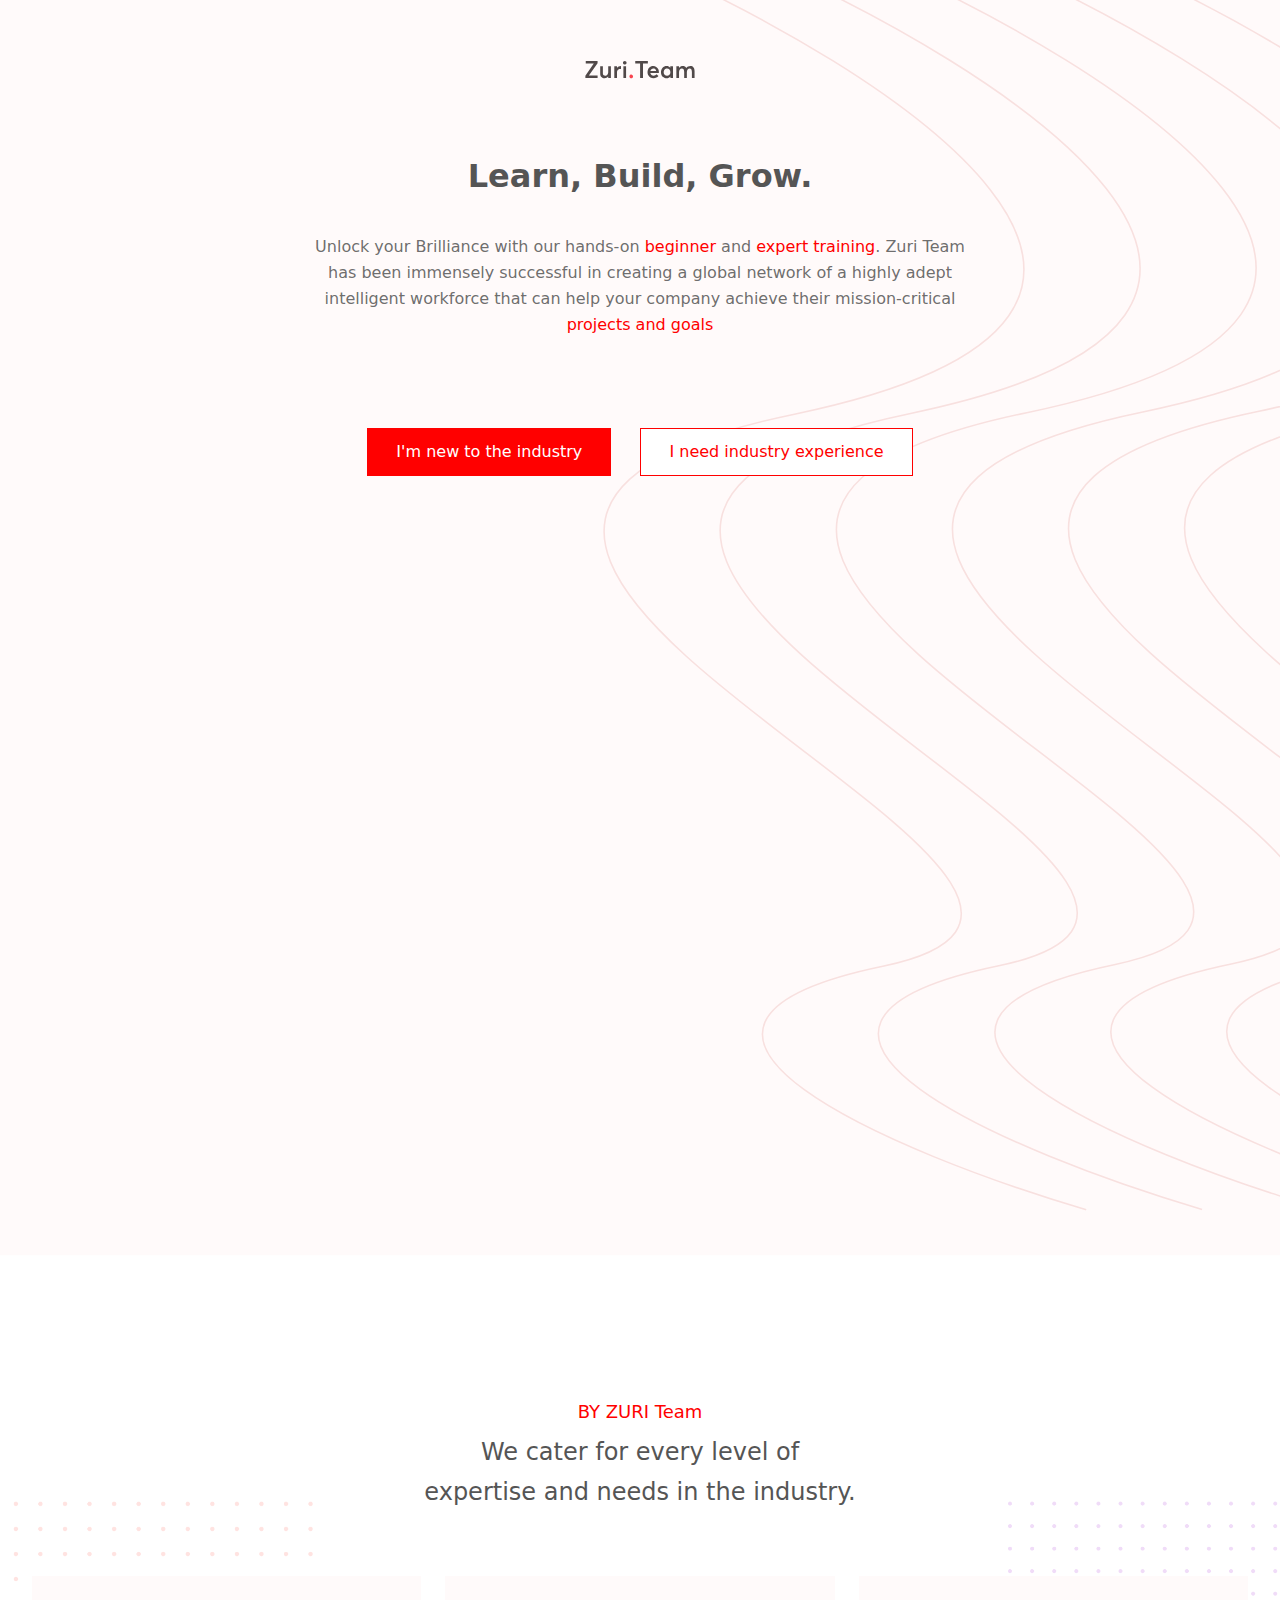
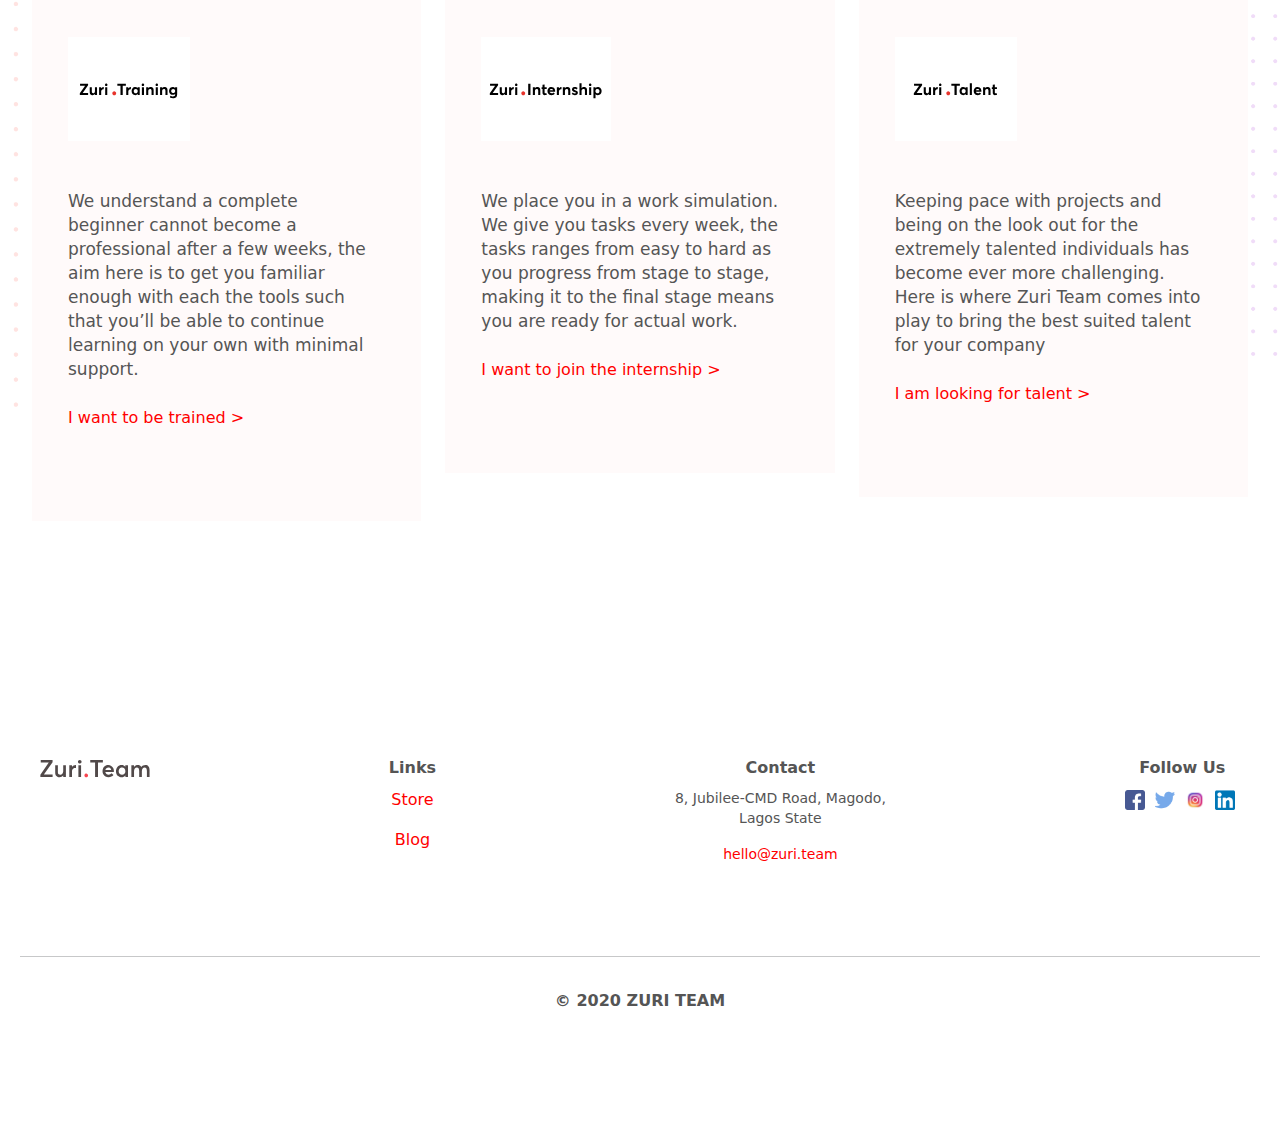
<file: index.html>
<!DOCTYPE html>
<html lang="en">
<head>
    <meta charset="UTF-8">
    <meta http-equiv="X-UA-Compatible" content="IE=edge">
    <meta name="viewport" content="width=device-width, initial-scale=1.0">
    <link rel="stylesheet" href="style.css">
    <link rel="shortcut icon" href="./image/favicon.png" type="image/x-icon">
    <link href="https://cdn.jsdelivr.net/npm/bootstrap@5.2.0/dist/css/bootstrap.min.css" rel="stylesheet">
    <script src="https://cdn.jsdelivr.net/npm/bootstrap@5.2.0/dist/js/bootstrap.bundle.min.js"></script>
    <title>ZURI | Learn, Build, Grow.</title>
</head>
<body>
    <section class="header-container">
        <div class="logo-image">
            <img src="./image/zuri-logo-full.svg" class="zuri-img" alt="Zuri Logo">
        </div>
        <div class="hero">
            <h2>Learn, Build, Grow.</h2>
            <p>Unlock your Brilliance with our hands-on <a href="">beginner</a>
                and <a href="">expert training</a>. Zuri Team has been immensely 
                successful in creating a global network of a highly 
                adept intelligent workforce that can help your company 
                achieve their mission-critical <a href="">projects and goals</a></p>
        
            <div class="call-btn">
                <a href="training.html">
                    <button class="rbtn btn-danger">
                        I'm new to the industry
                    </button>
                </a>
                <br class="d-block d-md-none">
                <a href="talent.html">
                    <button class="rbtn btn-outline-danger">
                        I need industry experience
                    </button>
                </a>
            </div>
        </div>
    </section>
    <section class="tasks">
        <div class="container-fluid task-text text-center">
            <h3 class="top">BY ZURI Team</h3>
            <p class="top-mid">
                We cater for every level of 
                <br>
                expertise and needs in the industry.
            </p>
            <div class="container-fluid task-container">
                <div class="row">
                    <div class="col-lg-4 task-card-zuri text-center">
                        <div class="task-card text-left mx-auto m-4 m-lg-0">
                            <img src="./image/left_b.png" class="card-bg-svg-1 d-none d-xl-block">
                            <div class="zuri-task">
                                <img src="./image/zuri-training-img.svg" alt="">
                                <p>
                                    We understand a complete beginner cannot become 
                                    a professional after a few weeks, the aim here
                                     is to get you familiar enough with each the 
                                     tools such that you’ll be able to continue 
                                     learning on your own with minimal support.
                                </p>
                                <h3>
                                    <a href="">I want to be trained ></a>
                                </h3>
                            </div>
                        </div>
                    </div>
                    <div class="col-lg-4 task-card-zuri text-center">
                        <div class="task-card text-left mx-auto m-4 m-lg-0">
                            <div class="zuri-task">
                                <img src="./image/zuri-internship-img.svg" alt="">
                                <p>
                                    We place you in a work simulation. We give you 
                                    tasks every week, the tasks ranges from easy 
                                    to hard as you progress from stage to stage, 
                                    making it to the final stage means you are 
                                    ready for actual work.
                                </p>
                                <h3>
                                    <a href="">I want to join the internship ></a>
                                </h3>
                            </div>
                        </div>
                    </div>
                    <div class="col-lg-4 task-card-zuri text-center">
                        <div class="task-card text-left mx-auto m-4 m-lg-0">
                            <img src="./image/right_y.png" class="card-bg-svg-2 d-none d-xl-block">
                            <div class="zuri-task">
                                <img src="./image/zuri-talent-img.svg" alt="">
                                <p>
                                    Keeping pace with projects and being on the 
                                    look out for the extremely talented individuals 
                                    has become ever more challenging. Here is where 
                                    Zuri Team comes into play to bring the best 
                                    suited talent for your company
                                </p>
                                <h3>
                                    <a href="">I am looking for talent ></a>
                                </h3>
                            </div>
                        </div>
                    </div>
                </div>
            </div>
        </div>
    </section>
    <footer class="footer task-container mx-auto">
        <div class="footer-flex-container text-center text-md-left">
            <div class="flex-1">
                <img src="./image/zuri-logo-full.svg" class="footer-logo">
            </div>
            <div class="flex-3">
                <h3>Links</h3>
                <a href="">
                    <p>Store</p>
                </a>
                <a href="">
                    <p>Blog</p>
                </a>
            </div>
            <div class="flex-4 info">
                <h3>Contact</h3>
                <p>8, Jubilee-CMD Road, Magodo,
                    <br>
                    Lagos State
                </p>
                <p><a href="mailto:hello@zuri.com">
                    hello@zuri.team
                    </a>
                </p>
            </div>
            <div class="flex-5">
                <h3>Follow Us</h3>
                <div class="social-icons">
                    <a href="" target="_blank">
                        <img src="./image/fb.png" alt="">
                    </a>
                    <a href="" target="_blank">
                        <img src="./image/twitter.png" alt="">
                    </a>
                    <a href="" target="_blank">
                        <img src="./image/IG.png" alt="">
                    </a>
                    <a href="" target="_blank">
                        <img src="./image/in.png" alt="">
                    </a>
                </div>
            </div>
        </div>
        <div>
            <hr class="md-3 md-0">
        </div>
        <div class="mx-auto text-center remark">
            <p> © 2020 ZURI TEAM </p>
        </div>
    </footer>
</body>
</html>
</file>
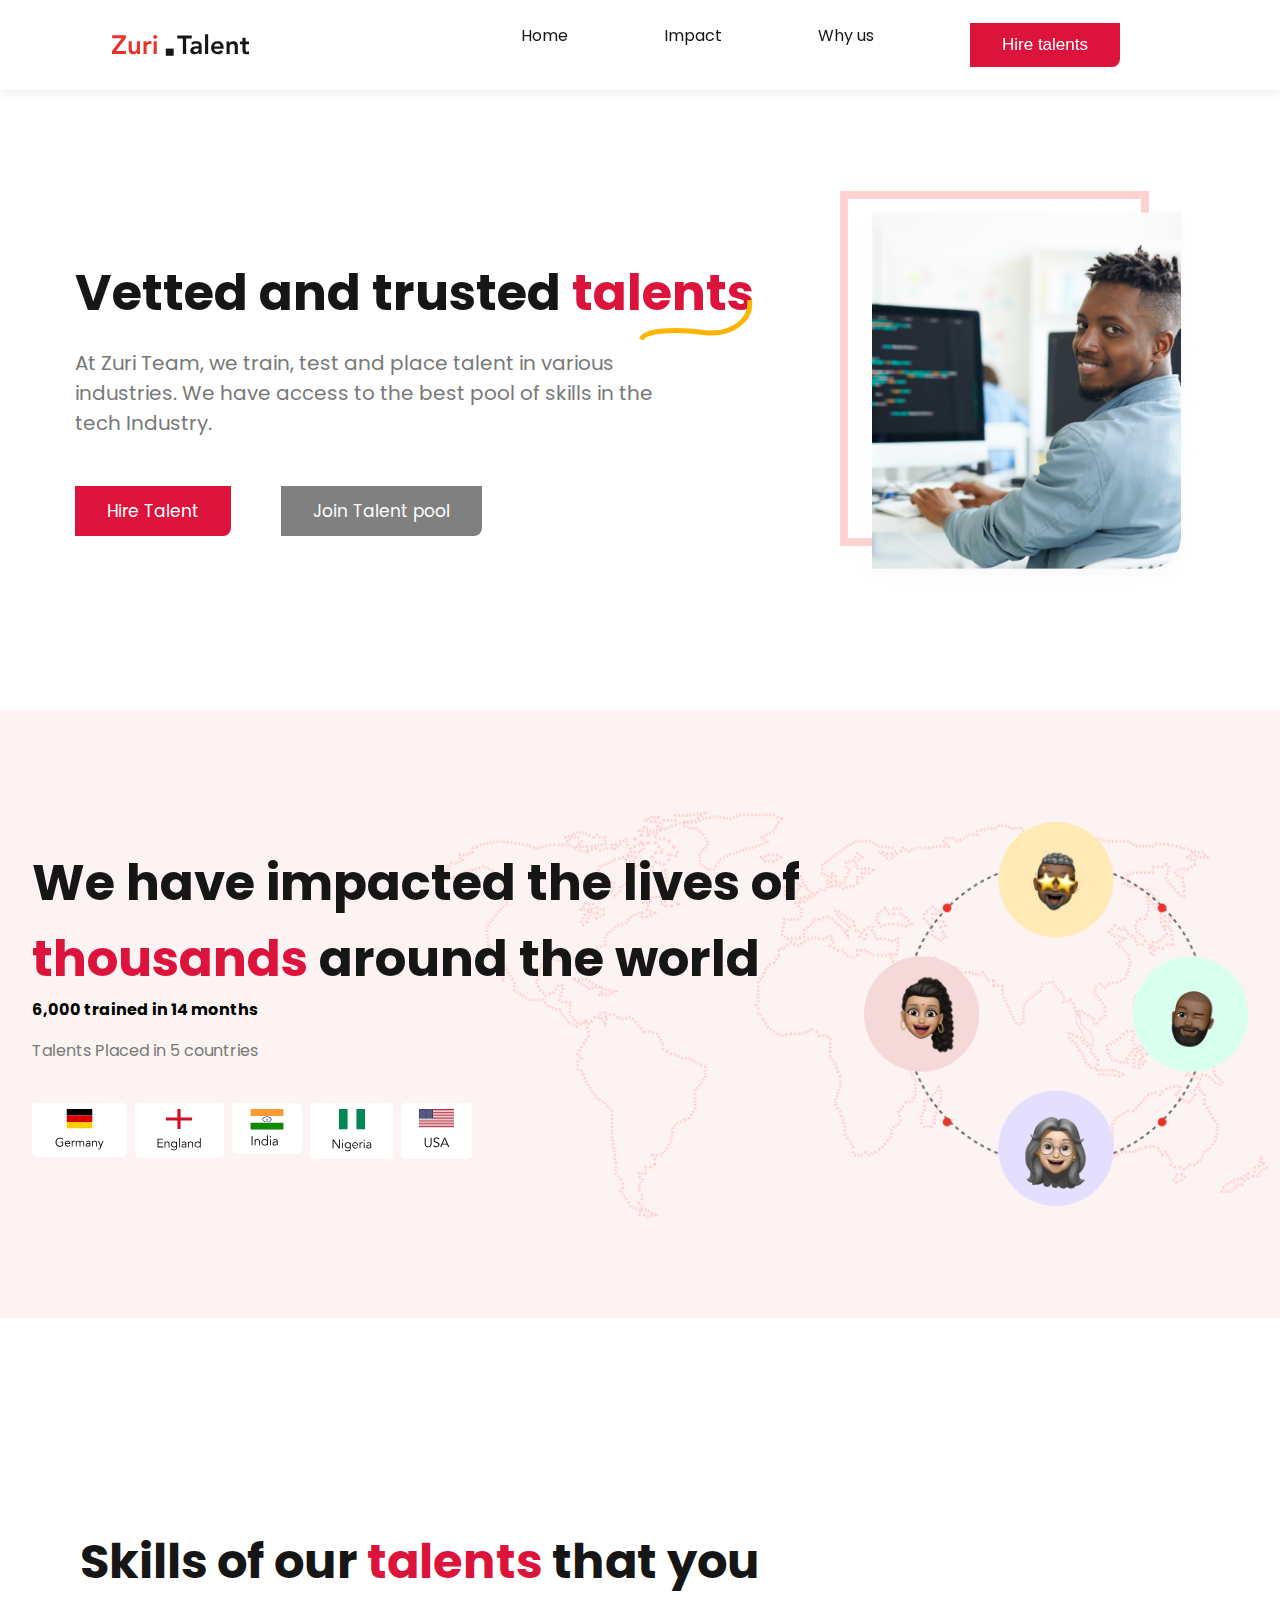
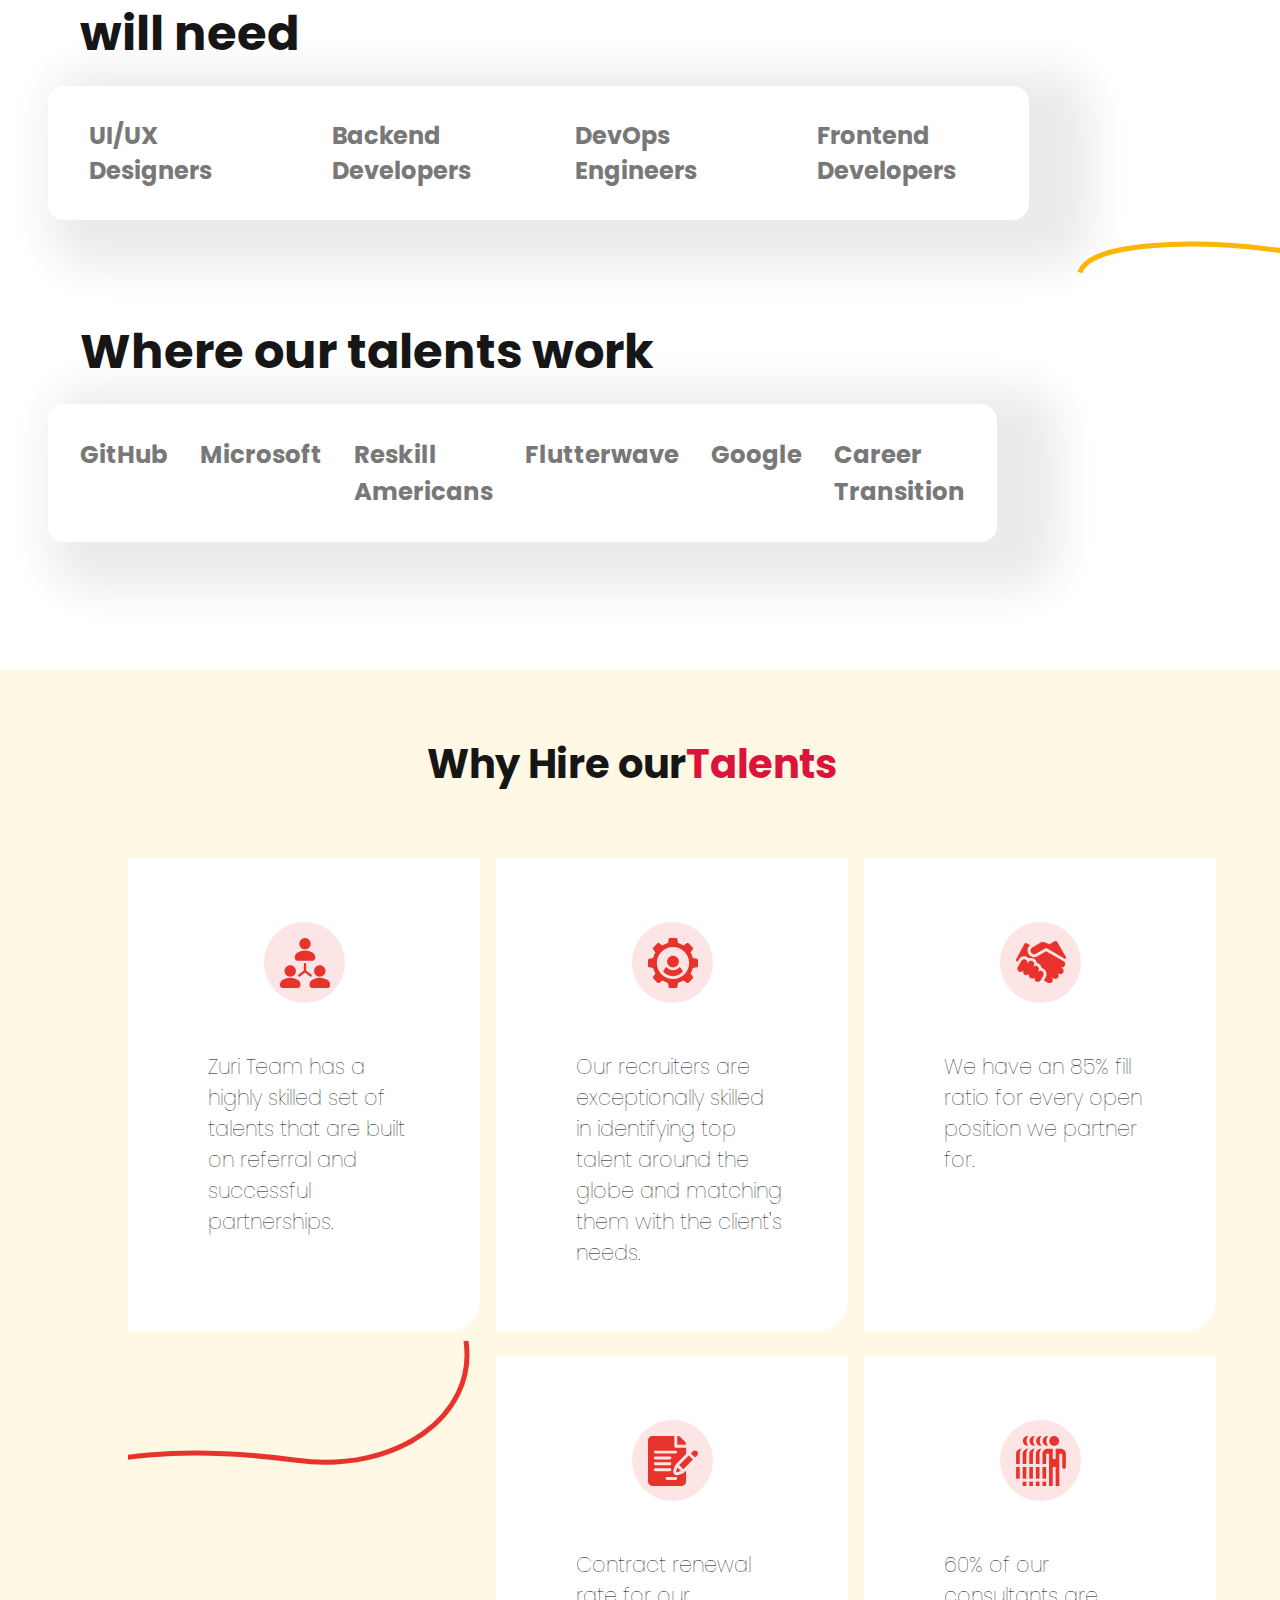
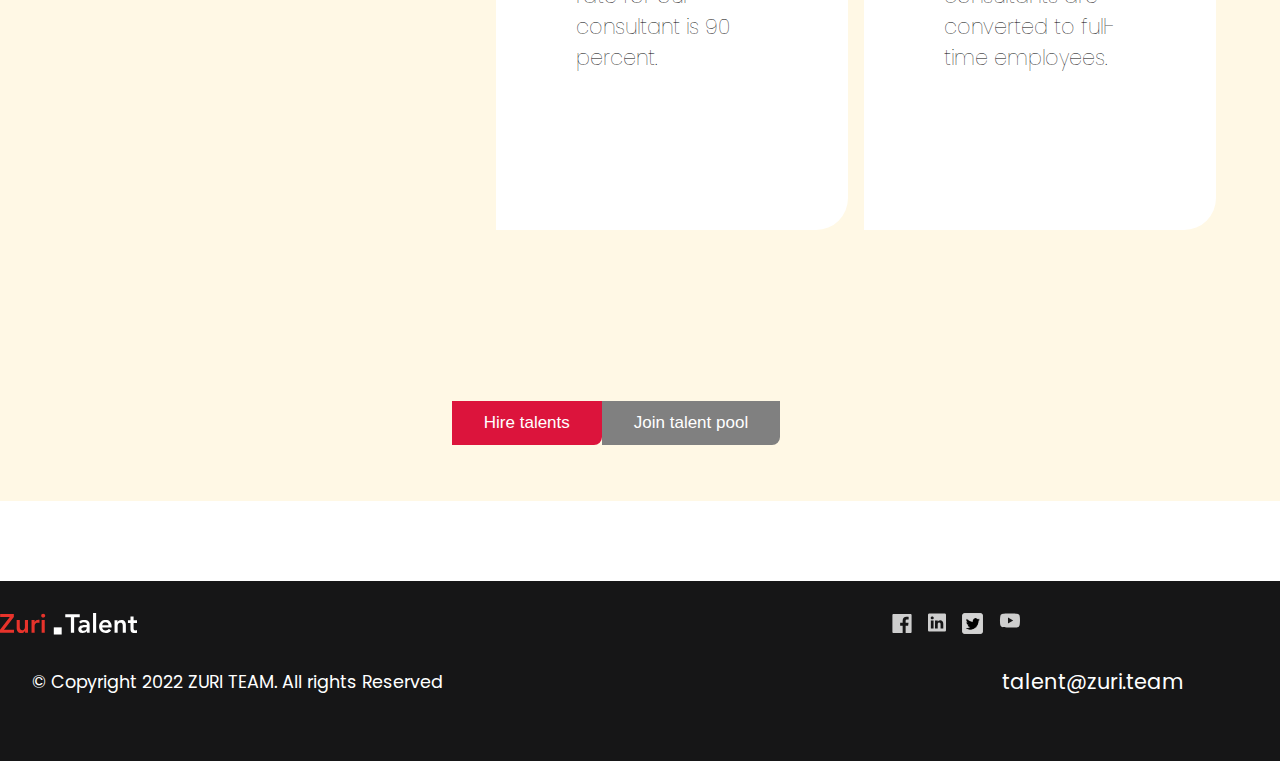
<file: talent.html>
<!DOCTYPE html>
<html lang="en">
<head>
    <meta charset="UTF-8">
    <meta http-equiv="X-UA-Compatible" content="IE=edge">
    <meta name="viewport" content="width=device-width, initial-scale=1.0">
    <title>ZURI</title>
    <link rel="stylesheet" href="./css/talent.css">
    <link href="./image/favicon.png" rel="icon" sizes="16x16 32x32" type="image/png">
</head>
<body>
    <header>
        <nav>
            <ul>
            <img src="./image/talent/logo2.svg" alt="">
            </ul>
            <ul>
            <li><a href="">Home</a></li>
            <li><a href="">Impact</a></li>
            <li><a href="">Why us</a></li>
            <li><a href="">
                <button class="head-btn">Hire talents</button>
            </a></li>
            </ul>
        </nav>
    </header>
    <main>
        <div class="section-1">
            <div class="text">
                <div class="statement">
                    <h1>Vetted and trusted <span>talents</span></h1>
                    <div class="line">
                        <img src="./image/talent/thick2.svg" alt="">
                    </div>
                </div>
                <p>At Zuri Team, we train, test and place talent in various <br> industries.  We have access to the best pool of skills in the <br> tech Industry.</p>
                <div class="btn-div">
                    <a class="btn-red" href="#1">
                        Hire Talent
                                        </a>
                    <a class="btn-grey" href="#2">
                        Join Talent pool
                   </a>
                </div>  
            </div>
                <img class="guy" src="./image/talent/section1.png" alt="" width="30%">           
        </div>
        <div class="section-2">
            <div class="impact">
                <div class="countries">
                    <h1>We have impacted the lives of <br><span>thousands</span> around the world</h1>
                <h4>6,000 trained in 14 months</h4>
                <p class="talents">Talents Placed in 5 countries</p>
                <div class="country-icons">
                    <div class="country">
                        <img src="./image/talent/GER.svg" alt="">
                    </div>
                    <div class="country">
                        <img src="./image/talent/ENG.svg" alt="">
                    </div>
                        <div class="country">
                            <img src="./image/talent/ind.svg" alt="">
                        </div>
                        <div class="country">
                            <img src="./image/talent/NIG.svg" alt="">
                       </div>                      
                        <div class="country">
                            <img src="./image/talent/ussa.svg" alt="">  
                        </div>                            
                </div>
                </div>
                    <img src="./image/talent/section2.png" alt="" width="30%">
            </div>
        </div>
        
        <div class="skills">
            <div class="skill-content">
                <h1>Skills of our <span>talents</span> that you <br/>
                    will need</h1>
                <div class="items item-1">
                <h3>UI/UX Designers</h3>
                <h3>Backend Developers</h3>
                <h3>DevOps Engineers</h3>
                <h3>Frontend Developers</h3>
                </div>
                <div class="">
                    <h1>Where our talents work</h1>
                </div>
                <div class="item-2">
                <h3>GitHub</h3>
                <h3>Microsoft</h3>
                <h3>Reskill Americans</h3>
                <h3>Flutterwave</h3>
                <h3>Google</h3>
                <h3>Career Transition</h3>
                </div>
            </div>
            <img src="./image/talent/line1.svg" alt="">
    </div>
        </div>

        

        <div class="section-3">
            <div class="hire">
                <h1>Why Hire our <span>Talents</span></h1>
            </div>
            <div class="grid-content">
                <div class="grid-items grid-1">
                    <div class="grid-img">
                        <img src="./image/talent/people.svg" alt="">
                    </div>                   
                    <p>Zuri Team has a highly skilled set of talents that are built on referral and successful partnerships.</p>
                </div>
                <div class="grid-items grid-2">
                    <div class="grid-img">
                        <img src="./image/talent/mech.svg" alt="">
                    </div>
                    <p>Our recruiters are exceptionally skilled in identifying top talent around the globe and matching them with the client's needs.</p>
                </div>
                <div class="grid-items grid-3">
                    <div class="grid-img">
                        <img class="img" src="./image/talent/hand.svg" alt="">
                    </div>                 
                    <p>We have an 85% fill ratio for every open position we partner for.</p>
                </div>
                <div class="grid-rope">
                    <img src="./image/talent/rope.svg" alt="">
                </div>
                    <div class="grid-items grid-4">
                        <div class="grid-img">
                            <img src="./image/talent/write.svg" alt="">
                        </div>
                        <p>Contract renewal rate for our consultant is 90 percent.</p>
                    </div>
                    <div class="grid-items grid-5">
                        <div class="grid-img">
                            <img src="./image/talent/many.svg" alt="">
                        </div>
                        <p>60% of our consultants are converted to full-time employees.</p>
                </div>
            </div>
            <div class="grid-btn">
                <a href="#1">
                    <button class="btn-red">Hire talents</button>
                </a>
                <a href="#2">
                    <button class="btn-grey">Join talent pool</button>
                </a>
            </div>
        </div>
    </main>
    <footer>
        <div class="foot">
            <img src="./image/talent/logo (4).svg" alt="">
            <div class="social-icons">
                <img src="./image/talent/facebook (1).svg" alt="">
            <img src="./image/talent/linkd (1).svg" alt="">
            <img src="./image/talent/twit.png" alt="" width="6%">
            <img src="./image/talent/youtube.svg" alt="">
            </div>
        </div>
        <div class="copy">
            <p class="zuri">&copy; Copyright 2022 ZURI TEAM. All rights Reserved</p>
            <p> <a href="#">talent@zuri.team</a></p>
        </div>
    </footer>
</body>
</html>
</file>
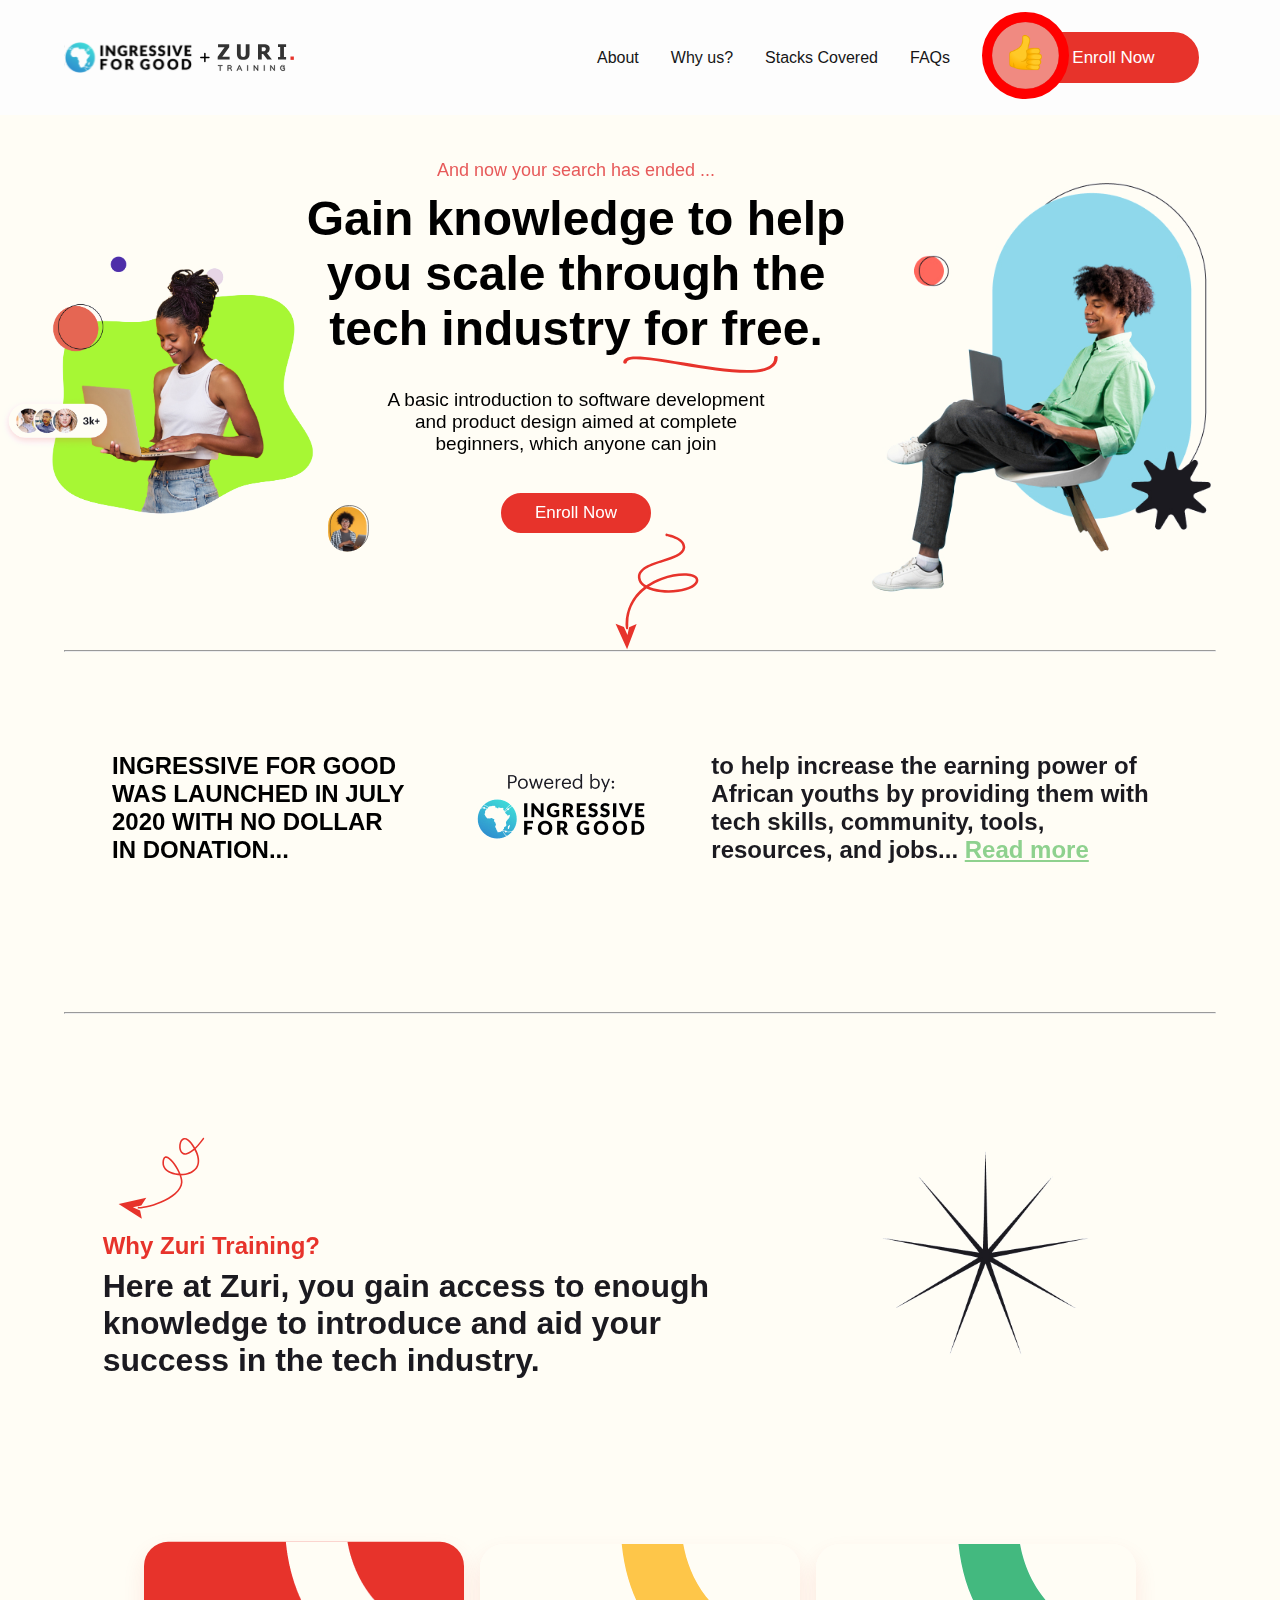
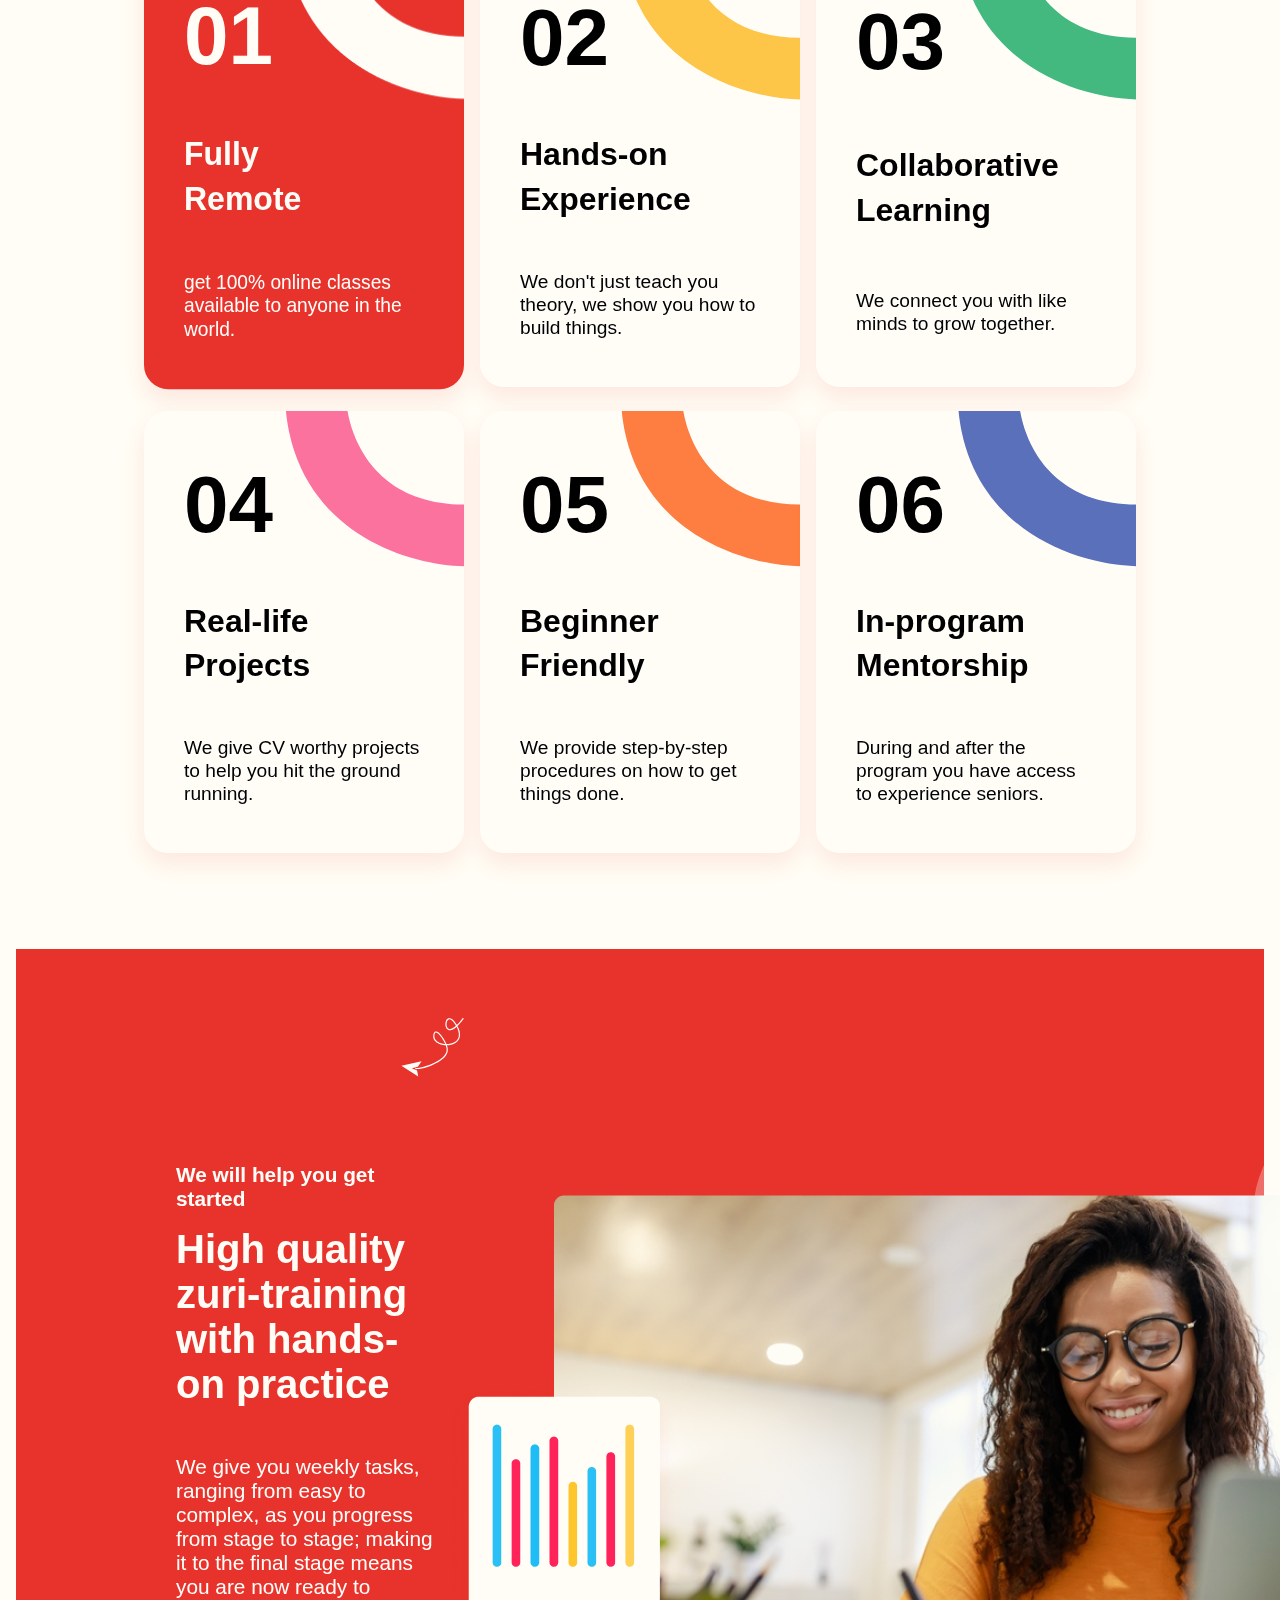
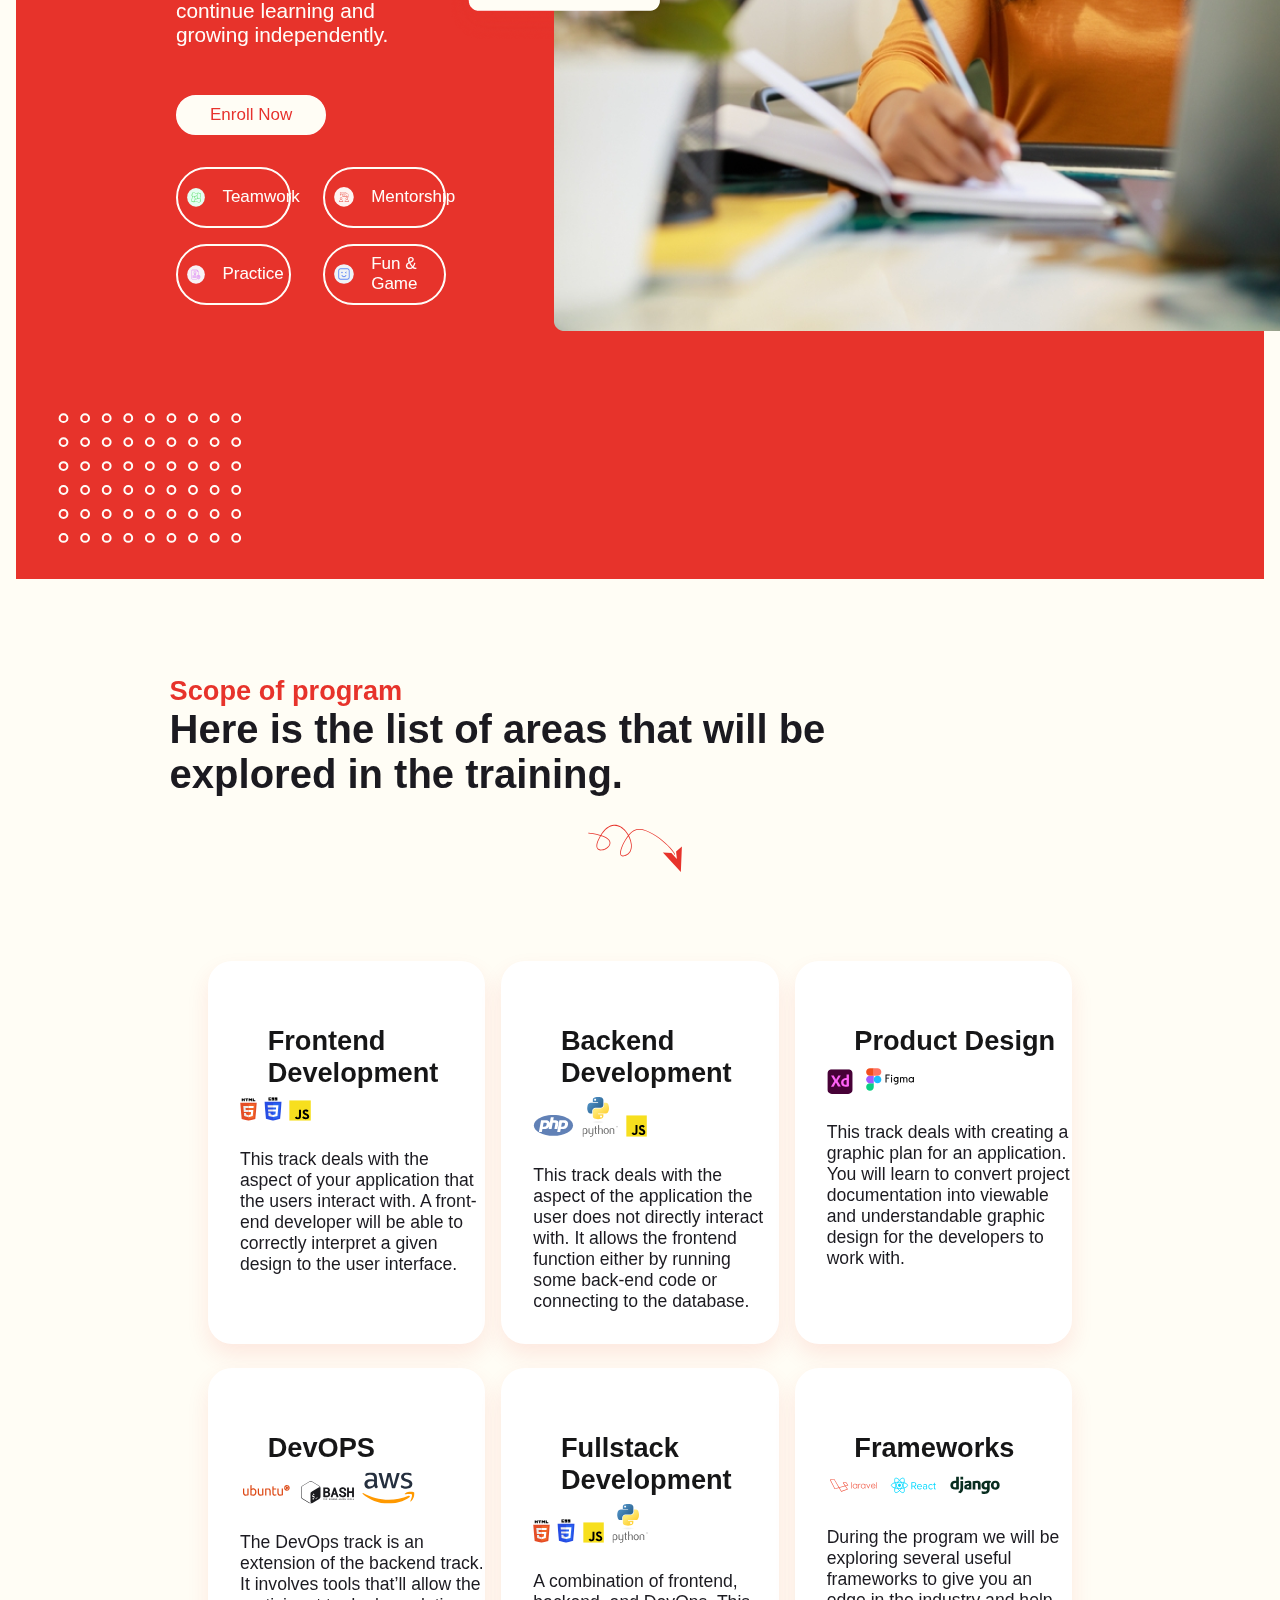
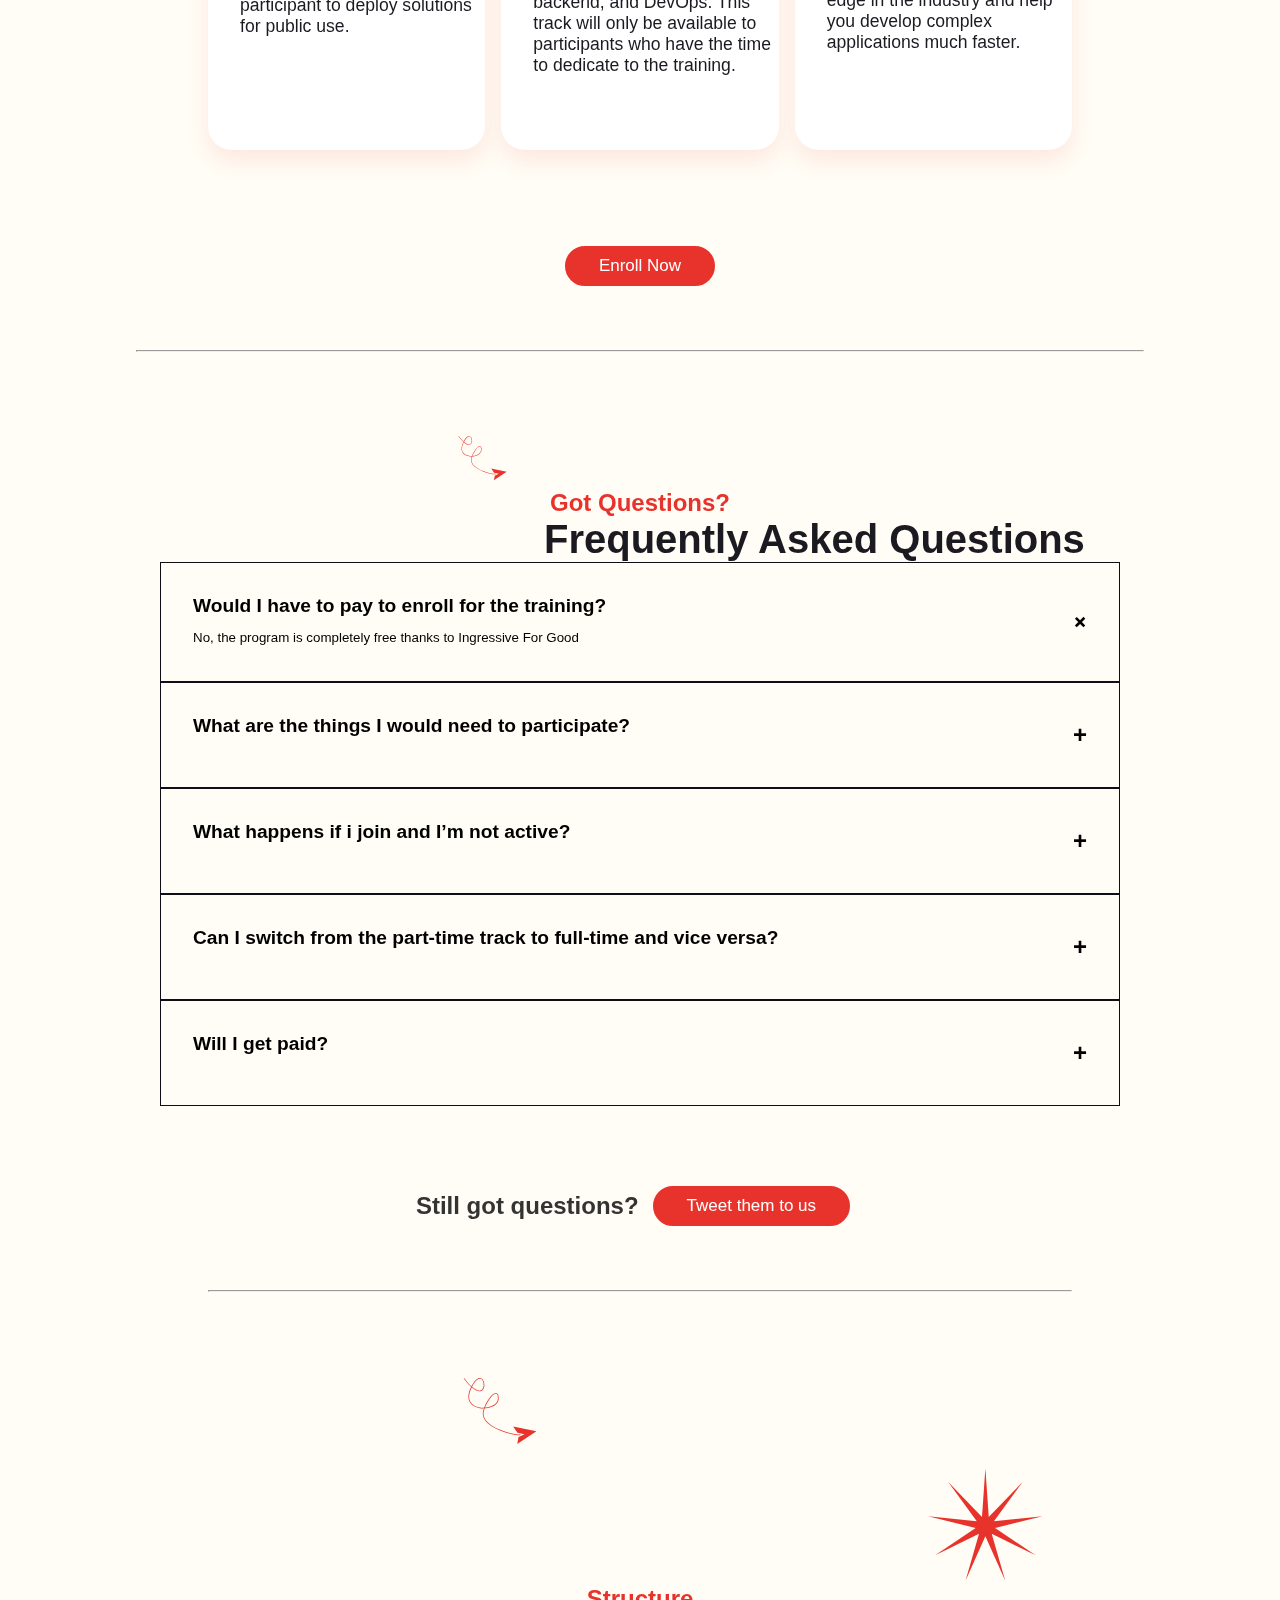
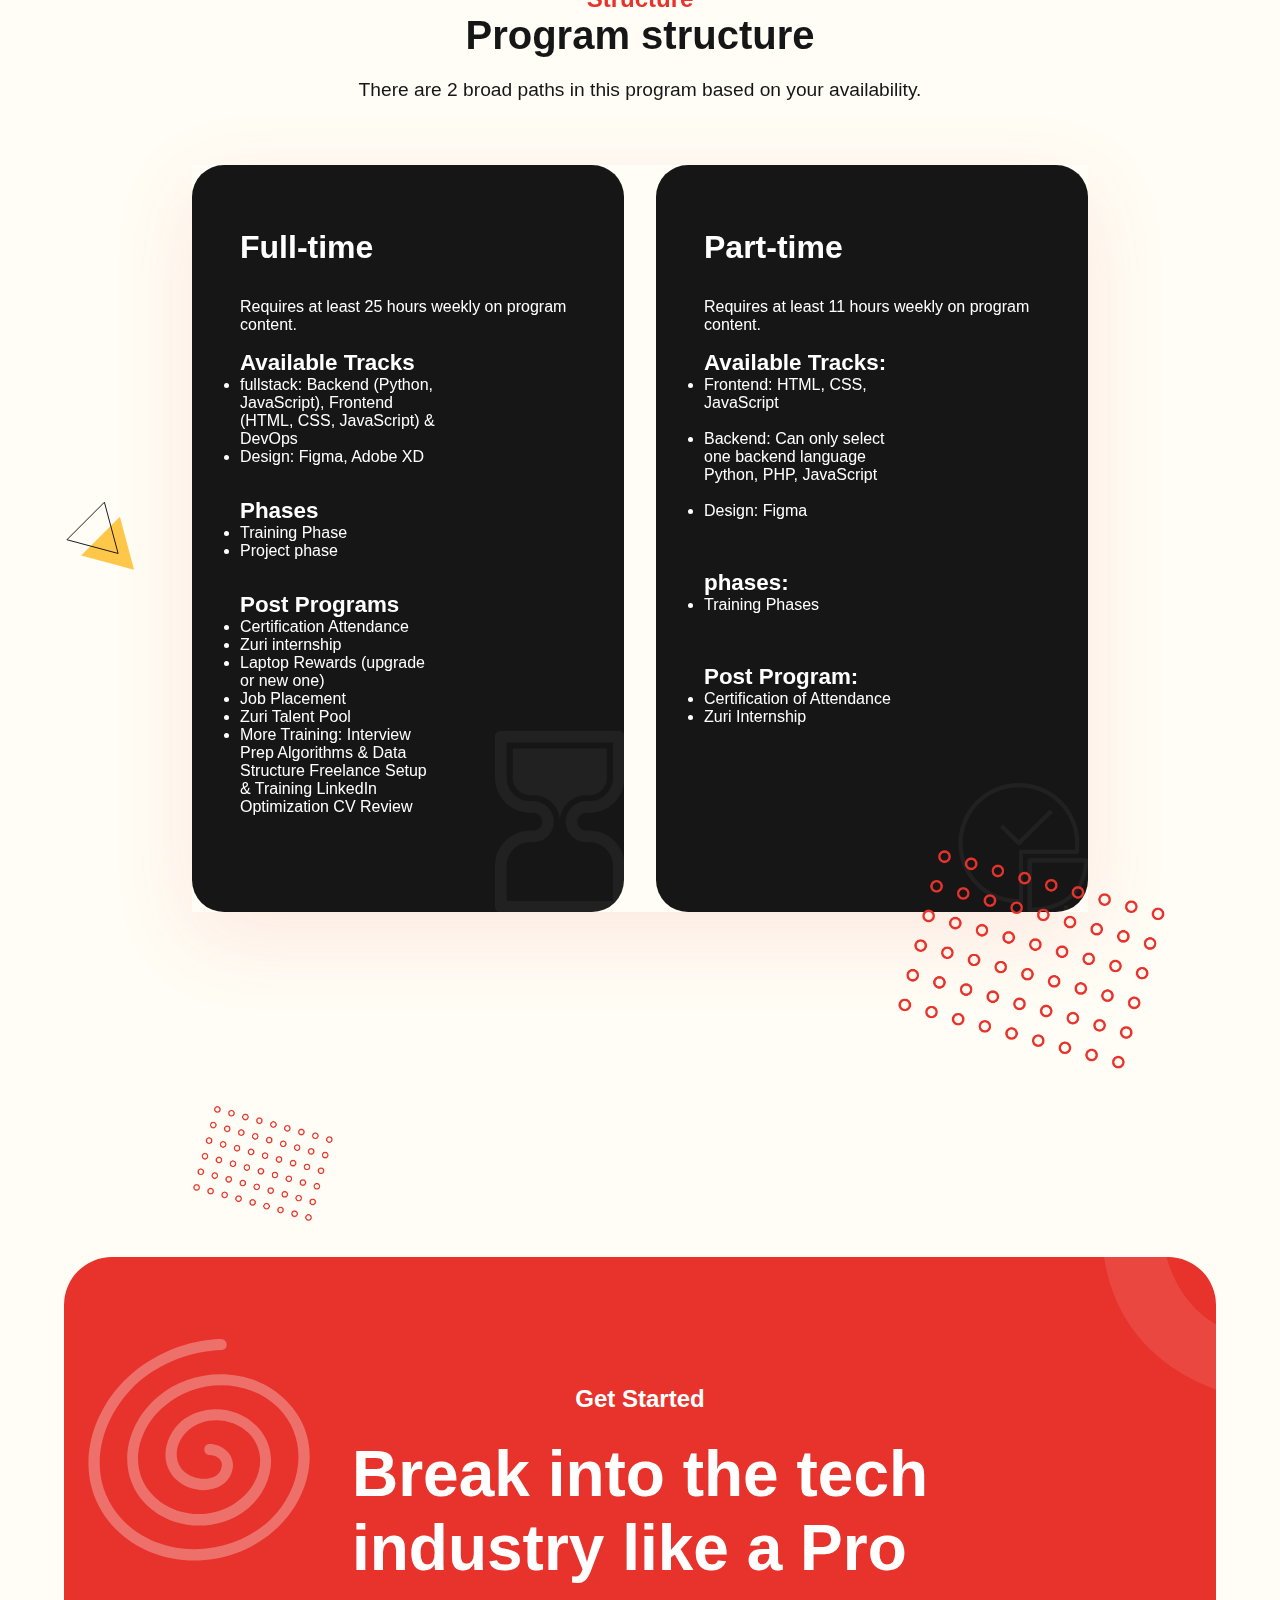
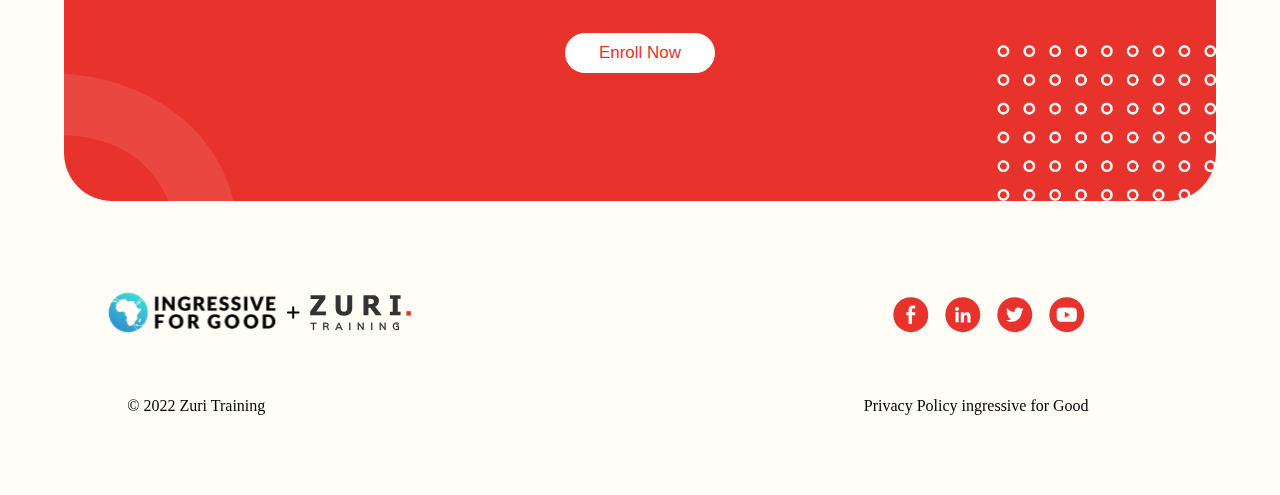
<file: training.html>
<!DOCTYPE html>
<html lang="en">

<head>
    <meta charset="UTF-8">
    <meta http-equiv="X-UA-Compatible" content="IE=edge">
    <meta name="viewport" content="width=device-width, initial-scale=1.0">
    <title>ZURI</title>
    <link rel="stylesheet" href="https://cdnjs.cloudflare.com/ajax/libs/animate.css/4.1.1/animate.min.css" />
    <link rel="stylesheet" href="./css/training.css" />
    <link href="./image/favicon.png" rel="icon" sizes="16x16 32x32" type="image/png" />
</head>

<body>
    <header>
        <img class="logo" src="./image/training/logo (5).svg" alt="" width="80%" />
        <nav>
            <a href="#second-section">About</a>
            <a href="#third-section">Why us?</a>
            <a href="#fouth-section">Stacks Covered</a>
            <a href="#fifth-section">FAQs</a>
            <div class="enroll">
                <a href="#1" class="thumbs">
                    <img src="./image/training/thumbs.png" alt="" width="40%" />
                </a>
                <a class="head-btn">Enroll Now</a>
            </div>
        </nav>
    </header>
    <main>
        <section class="first-section">
            <div class="container-img">
                <img src="./image/training/lady1.jpg" />
            </div>
            <div class="search">
                <p class="headline">And now your search has ended ...</p>
                <h1 class="title">Gain knowledge to help you scale through the tech industry for free.</h1>
                <div class="underline">
                    <img src="./image/training/line.svg" alt="" width="30%" />
                </div>
                <p class="intro">A basic introduction to software development and product design aimed at complete
                    beginners, which
                    anyone can
                    join</p>
                <div class="enroll-wrapper">
                    <a href="#" class="btn-red">
                        Enroll Now
                    </a>
                </div>
                <div class="bottom">
                    <img class="wire" src="./image/training/section1wire.svg" alt="" width="20%" />
                </div>
                <img class="small-guy" src="./image/training/maleface.svg" alt="" />
            </div>
            <div class="male">
                <img src="./image/training/male1.jpg" alt="" />
            </div>
        </section>
        <hr class="space">
        <section class="second-section">
            <div class="ingressive">
                <h2>INGRESSIVE FOR GOOD WAS LAUNCHED IN JULY 2020 WITH NO DOLLAR IN DONATION...</h2>
            </div>
            <div class="img">
                <img src="./image/training/ingresive.jpg" alt="" />
            </div>
            <div class="read-more">
                <h2 class="semi-black">to help increase the earning power of African youths by providing them with tech
                    skills,
                    community, tools, resources, and jobs... <span><a href="#">Read more</a></span></h2>
            </div>
        </section>
        <hr>

        <section class="third-section">
            <div class="container">
                <div class="heading">
                    <div class="curly-wire">
                        <img src="./image/training/section3wire.svg" alt="" width="20%" />
                    </div>
                    <h4>Why Zuri Training?</h4>
                    <h1>Here at Zuri, you gain access to enough <br> knowledge to introduce and aid your <br> success in
                        the
                        tech industry.</h1>
                </div>
                <div class="star">
                    <img src="./image/training/Star.jpg" alt="" width="70%" />
                </div>
            </div>

            <div class="grid-content">
                <div class="box-1 grid-item">
                    <div class="curve">
                        <img src="./image/training/curve1.png" alt="" width="" />
                    </div>
                        <h2>01</h2>
                        <h3>Fully <br> Remote</h3>
                        <p>get 100% online classes available to anyone in the world.</p>
                </div>

                <div class="box-2 grid-item">
                    <div class="curve">
                        <img src="./image/training/curve.svg" alt="" />
                    </div>
                    <h2>02</h2>
                    <h3>Hands-on <br> Experience</h3>
                    <p>We don't just teach you theory, we show you how to build things.</p>
                </div>

                <div class="box-3 grid-item">
                    <div class="curve">
                        <img src="./image/training/curve3.svg" alt="" />
                    </div>
                    <h2>03</h2>
                    <h3>Collaborative <br> Learning</h3>
                    <p>We connect you with like minds to grow together.</p>
                </div>

                <div class="box-4 grid-item">
                    <div class="curve">
                        <img src="./image/training/curve4.svg" alt="" />
                    </div>
                    <h2>04</h2>
                    <h3>Real-life <br> Projects</h3>
                    <p>We give CV worthy projects to help you hit the ground running.</p>
                </div>

                <div class="box-5 grid-item">
                    <div class="curve">
                        <img src="./image/training/curve5.svg" alt="" />
                    </div>
                    <h2>05</h2>
                    <h3>Beginner Friendly</h3>
                    <p>We provide step-by-step procedures on how to get things done.</p>
                </div>

                <div class="box-6 grid-item">
                    <div class="curve">
                        <img src="./image/training/curve6.svg" alt="" />
                    </div>
                    <h2>06</h2>
                    <h3>In-program <br> Mentorship</h3>
                    <p>During and after the program you have access to experience seniors.</p>
                </div>

            </div>
            <div class="started">
                <div class="section-5wire">
                    <img src="./image/training/section5wire.svg" alt="" width="10%" />
                </div>
                <div class="quality">
                    <div class="seperate">
                        <h4>We will help you get started</h4>
                        <h1>High quality zuri-training with hands-on practice</h1>
                        <div>
                            <p>We give you weekly tasks, ranging from easy to complex, as you progress from stage to
                                stage;
                                making it to
                                the final stage means you are now ready to continue learning and growing independently.
                            </p>
                            <a href="#">
                                <button class="btn-white">Enroll Now</button>
                            </a>
                            <div class="features">
                                    <div class="features-button">
                                        <img src="./image/training/hand (1).svg">
                                        <span>
                                            Teamwork
                                        </span>
                                    </div>

                                    <div class="features-button">
                                        <img src="./image/training/mentor.svg"/>
                                        <span>
                                            Mentorship
                                        </span>
                                    </div>
                                    <div class="features-button">
                                        <img src="./image/training/practice.svg"/>
                                        <span>
                                            Practice
                                        </span>
                                    </div>

                                    <div class="features-button"> 
                                    <img src="./image/training/games.svg"/>
                                    <span>
                                        Fun & Game
                                    </span>    
                                    </div>
                            </div>
                        </div>
                    </div>
                    <div class="aunty">
                        <img src="./image/training/section5-image (1).png"  />
                    </div>
                </div>
                <div class="dot">
                    <img src="./image/training/dotsection5.svg" alt="">
                </div>
            </div>

        </section>
        <section class="fourth-section">
            <div class="divider">
                <div class="shift">
                    <h3>Scope of program</h3>
                    <h1>Here is the list of areas that will be <br> explored in the training.</h1>
                </div>
                <div class="section6-wire">
                    <img src="./image/training/section6.svg" alt="" width="10%" />
                </div>
                <div class="grid-content">
                    <div class="card-1 grid-card">
                        <h3>Frontend Development</h3>
                        <div class="icons">
                            <img src="./image/training/html.svg" alt="" width="8%">
                            <img src="./image/training/css-3 logo.svg" alt="" width="8.5%">
                            <img src="./image/training/javascript logo.svg" alt="" width="10%">
                        </div>
                        <p>This track deals with the aspect of your application that the users interact with. A
                            front-end
                            developer
                            will be able to correctly interpret a given design to the user interface.</p>
                    </div>

                    <div class="card-2 grid-card">
                        <h3>Backend Development</h3>
                        <div class="icons">
                            <img src="./image/training/php2 logo.svg" alt="" width="18%">
                            <img src="./image/training/python-4 logo.svg" alt="" width="16%">
                            <img src="./image/training/javascript logo.svg" alt="" width="10%">
                        </div>
                        <p>This track deals with the aspect of the application the user does not directly interact with.
                            It
                            allows
                            the frontend function either by running some back-end code or connecting to the database.
                        </p>
                    </div>

                    <div class="card-3 grid-card">
                        <h3>Product Design</h3>
                        <div class="icons">
                            <img src="./image/training/adobe-xd logo.svg" alt="" width="12%">
                            <img src="./image/training/Figma logo.svg" alt="" width="25%">
                        </div>
                        <p>This track deals with creating a graphic plan for an application. You will learn to convert
                            project
                            documentation into viewable and understandable graphic design for the developers to work
                            with.
                        </p>
                    </div>

                    <div class="card-4 grid-card">
                        <h3>DevOPS</h3>
                        <div class="icons">
                            <img src="./image/training/Ubuntu logo.svg" alt="" width="23%">
                            <img src="./image/training/Bash logo.svg" alt="" width="23%">
                            <img src="./image/training/aws logo.svg" alt="" width="23%">
                        </div>
                        <p>The DevOps track is an extension of the backend track. It involves tools that’ll allow the
                            participant to
                            deploy solutions for public use.</p>
                    </div>

                    <div class="card-5 grid-card">
                        <h3>Fullstack Development</h3>
                        <div class="icons">
                            <img src="./image/training/html.svg" alt="" width="8%">
                            <img src="./image/training/css-3 logo.svg" alt="" width="8.5%">
                            <img src="./image/training/javascript logo.svg" alt="" width="10%">
                            <img src="./image/training/python-4 logo.svg" alt="" width="16%">
                        </div>
                        <p>A combination of frontend, backend, and DevOps. This track will only be available to
                            participants
                            who
                            have the time to dedicate to the training.</p>
                    </div>

                    <div class="card-6 grid-card">
                        <h3>Frameworks</h3>
                        <div class="icons">
                            <img src="./image/training/Laravel logo.svg" alt="" width="23%%">
                            <img src="./image/training/React logo (1).svg" alt="" width="23%">
                            <img src="./image/training/Django logo.svg" alt="" width="23%">
                        </div>
                        <p>During the program we will be exploring several useful frameworks to give you an edge in the
                            industry and
                            help you develop complex applications much faster.</p>
                    </div>
                </div>
                <div class="red-btn">
                    <a href="#">
                        <button class="btn-red">Enroll Now</button>
                    </a>
                </div>
                <hr />
            </div>
        </section>

        <section class="fifth-section">
            <div class="programs">
                <div class="question">
                    <div class="section7-wire">
                        <img src="./image/training/section7wire.svg" alt="" width="10%" />
                    </div>
                    <div class="frequently">
                        <h4>Got Questions?</h4>
                        <h2>Frequently Asked Questions</h2>
                    </div>
                </div>
                <div>
                    <section class="faq">
                        <article class="open">
                        <div class="content">

                            <h5>Would I have to pay to enroll for the training?</h5>
                            <small>No, the program is completely free thanks to Ingressive For Good</small>
                        </div>
                        <button>+</button>      
                    </article>
                    
                    <article>
                        <div class="content">

                            <h5>What are the things I would need to participate?</h5>
                            <small>You'll need a laptop, internet connection and the willingness to learn through collaboration
                                and
                                mentorship Lorem ipsum dolor sit, amet consectetur adipisicing elit. Libero repellat porro debitis similique, dolorum deserunt placeat ut ducimus nulla suscipit nam autem modi cum doloribus molestias! Incidunt ullam, quod nam modi autem vitae nobis repudiandae a delectus itaque dicta magni officia iusto natus doloremque corporis animi magnam? Ullam, cum aliquid!.</small>
                            </div>
                            <button>+</button>      
                            </article>

                            <article>
                            <div class="content">
                                <h5>What happens if i join and I’m not active?</h5>
                    <small>Participants who join the program and stop engaging will be given the chance to catch up.
                        You'll
                        also be
                        assigned a 'study-mate' and mentor to help you. However, there is the possibility of not being
                        promoted to
                        the next stage if you remain inactive for too long</small>
                            </div>
                            <button>+</button>
                            </article>

                            <article>
                                <div class="content">
                                    <h5>Can I switch from the part-time track to full-time and vice versa?</h5>
                    <small>Unfortunately, no, you cannot switch from part-time to full-time and vice-versa</small>
                                </div>
                                <button>+</button>
                            </article>

                            <article>
                                <div class="content">
                                    <h5>Will I get paid?</h5>
                    <small>We reward some participants who complete tasks early, however, this is not a weekly reward.
                        All
                        the work
                        that will be done during the program are hypothetical.</small>
                                </div>
                                <button>+</button>
                            </article>
                            
                    </section>


                 <div class="buttom">
                        <h3>Still got questions?</h3>
                        <a href="#">
                            <button class="btn-red">Tweet them to us</button>
                        </a>
                    </div>
                    <hr />
                </div>

                <div class="beginning">
                    <div class="section7-wire">
                        <img src="./image/training/section7wire.svg" alt="" width="15%" />
                    </div>
                    <div class="star-1">
                        <img src="./image/training/Star1.svg" alt="" width="60%">
                    </div>
                    <div class="structure">
                        <h3>Structure</h3>
                        <h2>Program structure</h2>
                        <p>There are 2 broad paths in this program based on your availability.</p>
                    </div>
                </div>
            </div>
            <div class="triangle">
                <img src="./image/training/move (1).svg" alt="">
            </div>
            <div class="two-cards">
                <div class="card full-time">
                    <h2>Full-time</h2>
                    <p>Requires at least 25 hours weekly on program content.</p>

                    <div class="a-tracks">
                        <h4>Available Tracks</h4>
                        <ul>
                            <li>fullstack: Backend (Python, JavaScript), Frontend (HTML, CSS, JavaScript) & DevOps </li>
                            <li>Design: Figma, Adobe XD</li>
                        </ul>

                        <h4>Phases</h4>
                        <ul>
                            <li>Training Phase</li>
                            <li>Project phase</li>
                        </ul>

                        <h4>Post Programs</h4>
                        <ul>
                            <li>Certification Attendance</li>
                            <li>Zuri internship</li>
                            <li>Laptop Rewards (upgrade or new one)</li>
                            <li>Job Placement</li>
                            <li>Zuri Talent Pool</li>
                            <li>More Training:
                                Interview Prep
                                Algorithms & Data Structure
                                Freelance Setup & Training
                                LinkedIn Optimization
                                CV Review</li>
                        </ul>
                    </div>
                </div>

                <div class="card part-time">
                    <h2>Part-time</h2>
                    <p>Requires at least 11 hours weekly on program content.</p>
                    <h4>Available Tracks:</h4>
                    <ul>
                        <li>Frontend: HTML, CSS, JavaScript</li>
                        <br>
                        <li>Backend: Can only select one backend language
                            Python,
                            PHP,
                            JavaScript</li>
                        <br>
                        <li>Design:
                            Figma</li>
                        <br />
                    </ul>
                    <h4>phases:</h4>
                    <ul>
                        <li>Training Phases</li>
                    </ul>
                    <br>
                    <h4>Post Program:</h4>
                    <ul>
                        <li>Certification of Attendance</li>
                        <li>Zuri Internship</li>
                        </u>
                </div>
            </div>
            <div class="dotted">
                <img src="./image/training/circle.png" alt="" width="70%">
            </div>
            <div class="circle-1">
                <img src="./image/training/circle (1).png" alt="" width="13%">
            </div>
            </div>
            </div>
            <div class="break">
                <div class="space">
                    <div class="bend">
                        <img src="./image/training/bend1.svg" alt="">
                    </div>
                    <div class="round">
                        <img src="./image/training/round.svg" alt="">
                    </div>
                    <h3>Get Started</h3>
                    <h1>Break into the tech <br> industry like a Pro</h1>
                    <div class="bttn">
                        <a href="#">
                            <button class="btn-white">Enroll Now</button>
                        </a>
                    </div>
                    <div class="break-curve">
                        <img src="./image/training/curve2.svg" alt="">
                    </div>
                    <div class="break-dot">
                        <img src="./image/training/mains.png" alt="" width="30%">
                    </div>
                </div>
            </div>
        </section>

    </main>

    <footer>
        <div class="foot">
            <a href="#">
                <img src="./image/training/logo (2).svg" alt="" />
            </a>
            <div class="social-icons">
                <img src="./image/training/facebook.svg" alt="" />
            <img src="./image/training/linkd.svg" alt="" />
            <img src="./image/training/twitter.svg" alt="" />
            <img src="./image/training/youtube (1).svg" alt="" />
            </div>
        </div>
        <div class="copy">
            <p>&copy; 2022 Zuri Training</p>
            <p>Privacy Policy ingressive for Good</p>
        </div>

    </footer>
</body>

</html>
</file>
<file: style.css>
body{
    margin: 0;
    padding: 0;
    font-family: 'Poppins', sans-serif;
}
section{
    display: block;
}

.header-container{
    height: 140vh;
    background-image: url('./image/hero-bg.svg');
    background-size: cover;
    background-position: center center;
    background-repeat: no-repeat;
}
.logo-image{
    margin: auto;
    display: flex;
    padding-top: 60px;
    margin-bottom: 60px;
}
.logo-image img{
    margin: auto;
}
/* img{
    vertical-align: middle;
    border-style: none;
} */

.hero{
    padding: 15px;
    max-width: 700px;
    margin: 0 auto;
    text-align: center;
}
.hero h2{
    font-size: 32px;
    line-height: 45px;
    text-align: center;
    font-weight: 600;
    color: #555555;
    margin-bottom: 35px;
}
.hero p{
    font-size: 16px;
    color: #555555dc;
    line-height: 26px;
    font-weight: 400;
}
.hero p a{
    color: #ff0000;
    text-decoration: none;
}
.call-btn{
    margin-top: 90px;
}
.call-btn a{
    text-decoration: none;
}
.rbtn{
    padding: 11px 28px;
    border: 1px solid #ff0000;
}
.btn-danger{
    background-color: #ff0000;
    color: #fff;
    margin-right: 24px;
}
.btn-danger:hover{
    background-color: #fff;
    color: #ff0000;
}
.btn-outline-danger{
    background-color: #fff;
    color: #ff0000;
}
.btn-outline-danger:hover{
    background-color: #ff0000;
    color: #fff;
}
section.tasks{
    background-color: #fff;
    overflow: hidden;
}
.task-text .top{
    font-size: 18px;
    line-height: 24px;
    color: #ff0000;
    margin-top: 140px;
}
.task-text p.top-mid{
    font-size: 24px;
    line-height: 40px;
    text-align: center;
    color: #555555;
    margin-top: 8px;
    margin-bottom: 64px;
}
.task-container{
    max-width: 1240px !important;
}
.row{
    display: flex;
    flex-wrap: wrap;
    margin-right: -15px;
    margin-left: -15px;
}
.task-card-zuri{
    position: relative;
    z-index: 1;
}
.task-card{
    width: 100%;
    background-color: #fffafa;
    padding: 61px 47px 82px 36px;
}
.task-card img{
    margin-bottom: 48px;
}
img.card-bg-svg-1{
    width: 100%;
    position: absolute;
    left: -120px;
    top: -75px;
    z-index: -1;
}
.task-card p{
    font-size: 17px;
    line-height: 24px;
    color: #555555;
}
.task-card h3 a{
    font-size: 16px;
    line-height: 24px;
    color: #ff0000;
    text-decoration: none;
}
img.card-bg-svg-2{
    width: 90%;
    position: absolute;
    right: -120px;
    top: -75px;
    z-index: -1;
}
.text-left{
    text-align: left !important;
}
.text-center{
    text-align: center !important;
}
.footer{
    margin-top: 215px;
}
.footer-flex-container{
    display: flex;
    justify-content: space-between;
    flex-wrap: wrap;
    margin-bottom: 56px;
    padding: 20px;
}
.footer h3{
    font-size: 16px;
    font-weight: bold;
    line-height: 24px;
    color: #555555;
}
.footer a{
    color: #ff0000;
    text-decoration: none;
}
.info p{
    font-size: 14px;
    line-height: 20px;
    color: #555555;
}
.social-icons a{
    text-decoration: none;
    color: #ff0000;
}
.social-icons img{
    width: 20px;
    margin-right: 5px;
}
.text-md-left{
    align-items: left !important;
}
.remark p{
    font-size: 16px;
    line-height: 24px;
    font-weight: bold;
    margin-top: 32px;
    color: #555555;
    padding-bottom: 95px;
}
@media (max-width: 768px){
.footer-flex-container {
    flex-direction: column;
    justify-content: center;
    align-items: center;
}
h3.top{
    margin-top: 60px !important;
}
img.zuri-img{
    display: block;
    padding-top: 50px;
    margin: auto;
    margin-bottom: 20px;
}
.hero h2{
    font-size: 28px;
    line-height: 34px;
    text-align: center;
}
.call-btn{
    margin-bottom: 50px;
}
button.rbtn{
    display: block;
    margin: auto;
    justify-content: center;
}
}
</file>
<file: css/talent.css>
@import url('https://fonts.googleapis.com/css2?family=Poppins:ital,wght@0,500;0,600;1,400;1,500&display=swap');

* {
    padding: 0;
    margin: 0;
    box-sizing: border-box;

}

html
body {
    font-family: 'Poppins', sans-serif;
}
a{
    color: inherit;
}

header {
    height: 10vh;
    width:100%;
    background-color: #fff;
    box-shadow: 1px 2px 10px #ebebeb;
    position: fixed;
   
}

header nav {
    width: inherit;
    height: inherit;
    display: flex;
    justify-content: space-around;
    align-items: center;
}

header nav ul{
    display: flex;
    list-style: none;
}
    

header nav ul li a{
    padding: 1rem 3rem; 
    text-decoration: none;
    color: #161617;
    transition: all 0.5s;
    font-family: 'Poppins', sans-serif;
}

header nav ul a:hover {
    color: #787878;
}

.head-btn {
    border-radius: 0 0 8px 0;
    border: 2px solid crimson;
    cursor: pointer;
    color: #fff;
    text-decoration: none;
    font-size: 17px;
    background-color: crimson;
    padding: 10px 30px;

}

main {
    padding: 5rem 0;
}

.section-1 {
    padding: 4rem 2rem;
    min-height: 70vh;
    display: flex;
   justify-content: space-around;
    align-items: center;
}

.line{
    margin-left: 83%;
    margin-top: -2em;
}
h1 {
    font-size:50px;
    color: #161617;
}

h1 span {
    color: crimson;
}

.text p {
  color: #787878;
  font-size: 20px;
  margin-bottom: 3rem;
}

.btn-div {
    font-size: 4em;
    display: flex;
    justify-content: space-between;
    width: 60%;
}

.btn-red {
    border-radius: 0 0 8px 0;
    border: 2px solid crimson;
    cursor: pointer;
    color: #fff;
    text-decoration: none;
    font-size: 17px;
    background-color: crimson;
    padding: 10px 30px;
}

.btn-grey {
    border-radius: 0 0 8px 0;
    border: 2px solid grey;
    cursor: pointer;
    color: #fff;
    text-decoration: none;
    font-size: 17px;
    background-color: grey;
    padding: 10px 30px;
}

.section-2 {
    min-height: 80vh;
}

.impact {
    background-image: url("../image/talent/bgsection2.063bd869082548bafa74.png");
    background-size: cover;
    min-height: 40vh;
    display: flex;
    justify-content: space-around;
    align-items: center;
    padding: 7rem 0;

}

.countries p {
    color: #787878;
    margin-top: 1rem;
    margin-bottom: 1rem;
}

.country-icons {
    padding: 1.5em 0;
    display: flex;
    flex-direction: row;
    align-items: flex-start;
}

.country{
    display: flex;
    justify-content: center;
    align-items: center;
    padding: 0.4em;
    border-radius: 5px;
    background-color: white; 
    margin: 0 0.5rem 0 0
}
.country img{
    width: 60%;
}

.country-icons img {
    margin: 0 0.5em;
    display: flex;
    flex-direction: column;
}

.skills {
    display: flex;
    justify-content: space-between;
    min-height: 40vh;
    padding: 0 1rem 5rem 0;
}

.skill-content h1 {
    padding: 6rem 0 1rem 2rem;
    font-size: 3rem;
}
.skill-content {
    padding: 0 3rem 3rem 3rem;
}

.item-1 {
  padding: 1.5rem 1.3rem;
  display: grid;
  grid-template-columns: repeat(4, 1fr);
  grid-template-rows: repeat(1, 1fr);
  grid-gap: 1rem 1rem;
}

.item-2 {
    padding: 2rem 2rem;
    display: grid;
    grid-template-columns: repeat(6, 1fr);
    grid-template-rows: repeat(1, 1fr);
    grid-gap: 1rem 1rem;
    margin: 0 2rem 0 0;
    font-size: 1.3rem;
    color: #787878;
}

.item-2 {
    border-radius: 1rem 1rem;
    grid-gap: 2rem;
    overflow: hidden;
    transition: all;
    transition-duration: 0.7s;
    transition-timing-function: cubic-bezier(0.175, 0.885, 0.32, 1.275);
    box-shadow: 2rem 1rem 2.5rem 2rem  #ebebeb;
}

.items {
    border-radius: 1rem 1rem;
    grid-gap: 2rem;
    overflow: hidden;
    transition: all;
    transition-duration: 0.7s;
    transition-timing-function: cubic-bezier(0.175, 0.885, 0.32, 1.275);
    box-shadow:  2rem 1rem 2.5rem 2rem #ebebeb;
}

.items h3 {
    margin: auto;
    font-size: 1.5rem;
    color: #787878;
    padding: 8px 20px;
    border-radius: 5px 5px;
    
} 

.section-3 {
    background-color: #FFF8E5;
    padding: 4rem 1rem 0 0;
}

.section-3 h1 {
    display: flex;
    justify-content: center;
    align-items: center;
    font-size: 2.5rem;
}

.grid-content {
    padding: 4rem 3rem 6rem 8rem;
    display: grid;
    grid-template-columns: repeat(3, 1fr);
    grid-template-rows: repeat(2, 1fr);
    grid-gap: 1.5em 1em;
}


.grid-items {
    background-color: #fff;
    padding: 2rem;
    border-radius: 0 0 2rem 0; 
}

.grid-items:hover {
    background-color: #161617;
    color: #FFFF;
}

.grid-img {
    display: flex;
    justify-content: center;
    align-items: center;
    padding: 2rem 0 3rem 0;
}

.grid-rope {
    margin-top: -4.5%;
}

.grid-items p {
    display: flex;
    justify-content: center;
    align-items: center;
    padding: 0 2rem 2rem 3rem;
    font-size: 1.3rem;
    font-weight: lighter;
}

.grid-btn {
    display: flex;
    justify-content: center;
    align-items: center;
    font-size: 4em;
    padding: 2rem 0 3rem 0;
    margin: 0 2rem 0 0;
}


footer {
    background-color:#161617;
    color: #FFFFFF;
    min-height: 20vh;
}

.foot {
    display: flex;
    justify-content: space-between;
    align-items: center;
}

.social-icons {
    padding: 2rem 3rem;
    display: flex;
    flex-direction: row;
    align-items: flex-start;
}


.social-icons img {
    margin: 0 0.5rem;
    display: flex;
    flex-direction: row;
}

.copy {
    display: flex;
    justify-content: space-between;
    align-items: center;
    padding: 0 6rem 3rem 2rem; 
}

.zuri {
    font-size: 1.1rem;
}

.copy p a {
    text-decoration: none;
    color: #FFFFFF;
    font-size: 1.3rem;
}
</file>
<file: css/training.css>
* {
    margin: 0;
    padding: 0;
    box-sizing: border-box;
  }
  main {
      padding-top: 10em;
      font-family: 'poppins', sans-serif;
  }
  hr{
      width: 90%;
      margin: 0 auto;
  }
  body {
    scroll-behavior: smooth;
    background-color: rgb(255, 253, 245);
  }
  header {
    width: 100%;
    max-width: 1800px;
    margin: 0 auto;
    display: flex;
    justify-content: space-between;
    align-items: center;
    padding: 2em 4em;
    position: fixed;
    background-color: rgb(253, 253, 253);
    z-index: 100;
  }
  header img {
    width: 20%;
  }
  header nav {
    display: flex;
    justify-content: space-between;
    align-items: center;
    margin-left: auto;
  }
  
  header nav a {
    padding: 1em 1em;
    text-decoration: none;
    color: #161617;
    transition: all 0.5s;
    font-family: 'Poppins', sans-serif;
  }
  
  header nav a:hover {
    background-color: transparent;
  }
  .enroll {
    display: flex;
    position: relative;
    justify-content: flex-end;
    align-items: center;
    width: 250px;
  }
  .thumbs {
    color: red;
    position: absolute;
  }
  .thumbs img {
    background-color: #e7332b;
    border-radius: 100px;
    border-color: red;
    border: 10px solid red;
    width: 40%;
  }
  
  .head-btn {
    border-radius: 2rem 2rem;
    border: 2px solid #e7332b;
    transform: translateX(-1em);
    cursor: pointer;
    color: #fff;
    text-decoration: none;
    font-size: 17px;
    background-color: #e7332b;
    padding: 0.8em 2.5em;
    text-align: right;
    z-index: -1;
  }
  
  
  
  .first-section {
    width: 90%;
    display: grid;
    grid-template-columns: 2fr 4fr 2fr;
    padding-right: 2rem 2rem;
  }
  .first-section img {
    mix-blend-mode: darken;
  }
  .container-img,
  .male {
    align-self: center;
  }
  .container-img img,
  .male img {
    width: 125%;
  }
  .search {
    text-align: center;
    position: relative;
  }
  .search .headline {
    color: rgb(231, 90, 90);
    font-size: large;
  }
  .search .title {
    margin-top: 0.2em;
    font-size: 3rem;
  }
  .search .underline {
    display: flex;
    justify-content: right;
    margin-left: -28px;
    width: 90%;
    margin-bottom: 1em;
  }
  .search .intro {
    width: 70%;
    font-size: 19px;
    margin: auto;
    margin-bottom: 2em;
  }
  .search .bottom {
    display: flex;
    justify-content: center;
  }
  .small-guy {
    width: 7%;
  }
  .wire {
    margin-left: 10em;
    width: 15%;
  }
  .small-guy {
    position: absolute;
    left: 7%;
    bottom: 20%;
  }
  .section h1 p {
    color: #1b1a20;
  }
  
  .enroll-wrapper {
    display: flex;
    justify-content: center;
  }
  .btn-red {
    border-radius: 2rem 2rem;
    border: 2px solid #e7332b;
    cursor: pointer;
    color: #fff;
    text-decoration: none;
    font-size: 17px;
    background-color: #e7332b;
    padding: 0.5rem 2rem;
  }
  
  .second-section {
    min-height: 40vh;
    display: flex;
    justify-content: space-around;
    align-items: center;
    padding: 0 7rem 3rem 7rem;
  }
  
  .second-section {
    mix-blend-mode: darken;
  }
  
  .semi-black {
    color: #1b1a20;
  }
  
  .read-more h2 a {
    color: rgb(142, 209, 142);
  }
  
  
  .third-section {
    min-height: 70vh;
    padding: 1rem;
    background-color:rgb(255, 253, 245);
  }
  
  .third-section {
    mix-blend-mode: darken ;
  }
  
  .container {
    min-height: 50vh;
    display: flex;
    justify-content: space-around;
    align-items: center;
  }
  
  .heading h4 {
    color: #e7332b;
    font-size: 1.5rem;
    padding-bottom: 0.5rem;
  }
  
  
  .heading h1 {
    color: #1b1a20;
    font-size: 2rem;
  }
  
  .grid-content {
    padding: 4rem 8rem 6rem 8rem;
    display: grid;
    grid-template-columns: repeat(3, 1fr);
    grid-template-rows: repeat(2, 1fr);
    grid-gap: 1.5em 1em;
  }
  
  .grid-item {
      background-color: white;
      padding: 3em 2.5em;
      border-radius: 1.5rem 1.5rem;
      overflow: hidden;
      transition: all;
      transition-duration: 0.7s;
      transition-timing-function: cubic-bezier(0.175, 0.885, 0.32, 1.275);
      box-shadow:  0 11px 22px rgb(231 51 43 / 10%);
      position: relative;
      display: flex;
      flex-direction: column;
      justify-content: space-around;
  }
  .grid-item:first-of-type{
      transform: scaleY(1.01);
  }
  
  .grid-item:hover {
    transform: translateY(-10px);
  }
  
  .grid-item h3 {
    font-size: 2rem;
    line-height: 1.4;
    margin: 1.5em 0;
  }
  
  .grid-item h2 {
    font-size: 5rem;
    font-weight: bold;
  }
  
  .grid-item p {
      font-size: 1.2rem;
      line-height: 1.2;
  }
  
  .box-1 {
    background-color: #e7332b;
    color: #fff;
  }
  
  .curve {
    position: absolute;
    top:-5%;
    right: -1%;
  }
  
  
  .grid h1 {
      padding: 0 ;
  }
  
  .started {
    background-color: #e7332b;
    color: #fff;
  }
  
  .quality {
      display: flex;
      justify-content:space-around;
      align-items: center;
      padding: 0 6rem 0 10rem;
  }
  
  .section-5wire {
      margin-left: 30%;
      padding-top: 4rem;
  }
  
  .quality h4 {
      font-size: 1.3rem;
      padding-bottom: 1rem;
  }
  
  .quality h1 {
      font-size: 2.5em;
      padding-bottom: 3rem;
  }
  
  
  .quality p {
      font-size: 1.3rem;
      padding-bottom: 3rem ;
  }
  
  .btn-white {
    border-radius: 2rem 2rem;
    border: 2px solid white;
    cursor: pointer;
    color: #e7332b;
    text-decoration: none;
    font-size: 17px;
    background-color: white;
    padding: 0.5rem 2rem;
  }
  
  .btn-div {
      padding-top: 2rem;
      padding-bottom: 2rem;
  }
  .features{
      display: grid;
      grid-template-columns: repeat(2, 1fr);
      grid-template-rows: repeat(2, 1fr);
      grid-row-gap: 1em;
      grid-column-gap: 2em;
      margin-top: 2em;
  }
  
  .features .features-button {
    border: 2px solid white;
    cursor: not-allowed;
    color: #fff;
    font-size: 17px;
    border-radius: 50px;
    display: flex;
    align-items: center;
    padding: 0.5em;
  }
  .features-button img {
      width: 20%;
  }
  .features span {
      display: inline-block;
      margin-left: 1em;
  }
  
  .dot {
      margin-left: -0.5%;
      padding: 2rem 3rem;
  }
  
  .fourth-section {
    padding: 5rem 5rem;
  }
  
  .section6-wire {
      display: flex;
      justify-content: center;
      align-items: center;
  }
  
  .fourth-section h3 {
    color: #e7332b;
    font-size: 1.7rem;
    margin-left: 8%;
  }
  
  
  .fourth-section h1 {
    color: #1b1a20;
    font-size: 2.5rem;
    margin-left: 8%;
  }
  
  
  .grid-card {
      background-color: #FFFFFF;
      padding: 2rem 0 0 2rem;
      color: #1b1a20;
      box-shadow: 0 11px 22px rgb(231 51 43 / 10%);
      border-radius: 1.5rem 1.5rem;
  }
  
  .grid-card h3 {
      color: #161617;
      padding: 2rem 0 0.5rem 0.5rem;
  }
  
  .icons {
      padding: 0 0 1.5rem 0;
  }
  
  .grid-card img {
      padding: 0 3px 0 0;
  }
  
  .grid-card p {
      font-size: 1.1rem;
      padding-bottom: 2rem;
  }
  
  .red-btn {
      display: flex;
      justify-content: center;
      align-items: center;
      padding-bottom: 4rem;
  }
  
  .programs {
      padding: 0 10rem 2rem 10rem;
  }
  
  .section7-wire {
      margin-left: 30%;
  }
  
  .frequently h4 {
      display: flex;
      justify-content: center;
      align-items: center;
      color: #e7332b;
      font-size: 1.5rem;
  }
  
  .frequently h2 {
     margin-left: 40%;
     color: #1b1a20;
     font-size: 2.5rem;
  }
  
  .buttom {
      padding: 5rem 0 4rem 0;
      display: flex;
      justify-content: center;
      align-items: center;
  }
  .buttom button {
      margin: 0 14px 0 14px;
  }
  
  .buttom  h3 {
      color: #333333;
      font-size: 1.5rem;
  }
  
  .beginning .section7-wire {
      padding: 5rem 0;  
  }
  
  .star-1 {
      margin-left: 80%;
      margin-top: -7%;
  }
  
  .structure h3 {
      display: flex;
      justify-content: center;
      align-items: center;
      color: #e7332b;
      font-size: 1.5rem;
  }
  
  .structure h2 {
      display: flex;
      justify-content: center;
      align-items: center;
      color: #161617;
      font-size: 2.5rem;
      padding-bottom: 1.3rem;
  }
  
  .structure p {
      display: flex;
      justify-content: center;
      align-items: center;
      color: #161617;
      font-size: 1.2rem; 
      padding-bottom: 2rem;
  }
  .fifth-section{
      position: relative;
  }
  .triangle{
      position: absolute;
      bottom: 40%;
      left: 2em;
  }
  
  .circle-1  {
      margin-left: 15%;
      padding: 2em 0 2em 0;
  }
  .dotted {
      margin-left: 70%;
      margin-top: -5%;
  
  }
  
  .two-cards {
      display: grid;
      grid-template-columns: repeat(2, 1fr);
      grid-gap: 2em;
      color: #FFFFFF;
      width: 70%;
      margin: 0 auto;
      box-shadow:  0 1.5rem 5rem rgb(231 51 43 / 10%);
  }
  .two-cards .card{
      background-color: #161617;
      background-repeat: no-repeat;
      background-size: 30%;
      background-position: bottom right;
      border-radius: 2em;
      padding: 4em 3em;
  
  }   
  .card h2 {
      font-weight: bold;
      font-size: 2rem;
      margin-bottom: 1em;
  }
  .card h4 {
      font-weight: bold;
      font-size: 1.4rem;
  }
  .card ul{
      margin-bottom: 2em;
      width: 60%;
  }
  .card p {
      margin-bottom: 1em;
  }
  .full-time{
      background-image: url('../image/training/hour.png');
  }
  .part-time{
      background-image: url('../image/training/time.png');
  
  }
  
  .break {
      background-color: #e7332b;
      color: #FFFFFF;
      border-radius: 3rem 3rem;
      width: 90%;
      margin: 0 auto;
      position: relative;
      padding: 8em 0;
  }
  .break h3 {
      display: flex;
      justify-content: center;
      align-items: center;
      font-size: 1.5rem;
      padding-bottom: 1.5rem;
  }
  
  .break h1 {
      display: flex;
      justify-content: center;
      align-items: center;
      font-size: 4rem;
  }
  
  .bttn {
      display: flex;
      justify-content: center;
      align-items: center;
      padding: 3rem 0 0 0;
  }
  
  .bend {
      margin-left: 90%;
      margin-top: -14%;
      position: absolute;
  }
  
  .round {
      padding-left: 1.5rem;
      position: absolute;
      margin-top: -4%;
  
  }
  
  .break-curve {
      margin-bottom: -8%;
      position: absolute;
      margin-left: -0.5%;
  
  }
  
  .break-dot {
      right: 0;
      bottom: 0;
      position: absolute;
      display: flex;
      justify-content: flex-end;
  
  }
  
  footer {
      min-height: 20vh;
      padding: 4rem 3rem 2rem 3rem;
  }
  
  .foot {
      display: flex;
      justify-content: space-between;
      align-items: center;
      padding-bottom: 2rem;
      width: 90%;
      margin: 0 auto;
  }
  .copy{
      width: 92%;
      margin:0 auto;
  }
  
  .social-icons {
      padding: 2rem 5rem;
      display: flex;
      flex-direction: row;
      align-items: flex-start;
  }
  
  
  .social-icons img {
      margin: 0 0.5rem;
      display: flex;
      flex-direction: row;
  }
  
  .copy {
      display: flex;
      justify-content: space-between;
      align-items: center;
      padding: 0 6rem 3rem 2rem; 
  }
  
  .zuri {
      font-size: 1.1rem;
  }
  
  .copy p a {
      text-decoration: none;
      color: #FFFFFF;
      font-size: 1.3rem;
  }
  
  
  
  
  
  /* FAQ */
  .faq {
      width: 100%;
      border: 1px solid rgb(14, 14, 22);
  }
  .faq article {
      padding: 2em;
      border-bottom: 2px solid rgb(14, 14, 22) ;
      display: flex;
      justify-content: space-between;
      align-items: center;
      cursor: pointer;
  }
  .faq article:last-of-type{
      border-bottom: transparent;
  }
  .faq h5 {
      font-size: 1.2rem;
  }
  .faq .content {
      flex: 1;
  }
  .faq small{
      display: inline-block;
      width: 50%;
      height: 0px;
      overflow: hidden;
      opacity: 0;
      transition: all;
      transition-duration: 0.3s;
      margin-top: 1em;
  }
  .faq button {
      background-color: transparent;
      appearance: none;
      border: 0;
      font-weight: bold;
      font-size: 1.5rem;
      transition: transform;
      transition-timing-function: cubic-bezier(0.175, 0.885, 0.32, 1.275);
      transition-duration: 0.3s;
      cursor: pointer;
  }
  /* FAQ --OPEN */
  .faq article.open small {
      height: auto;
      opacity: 1;
  }
  .faq article.open button {
      transform: rotate(45deg);
  }
</file>
